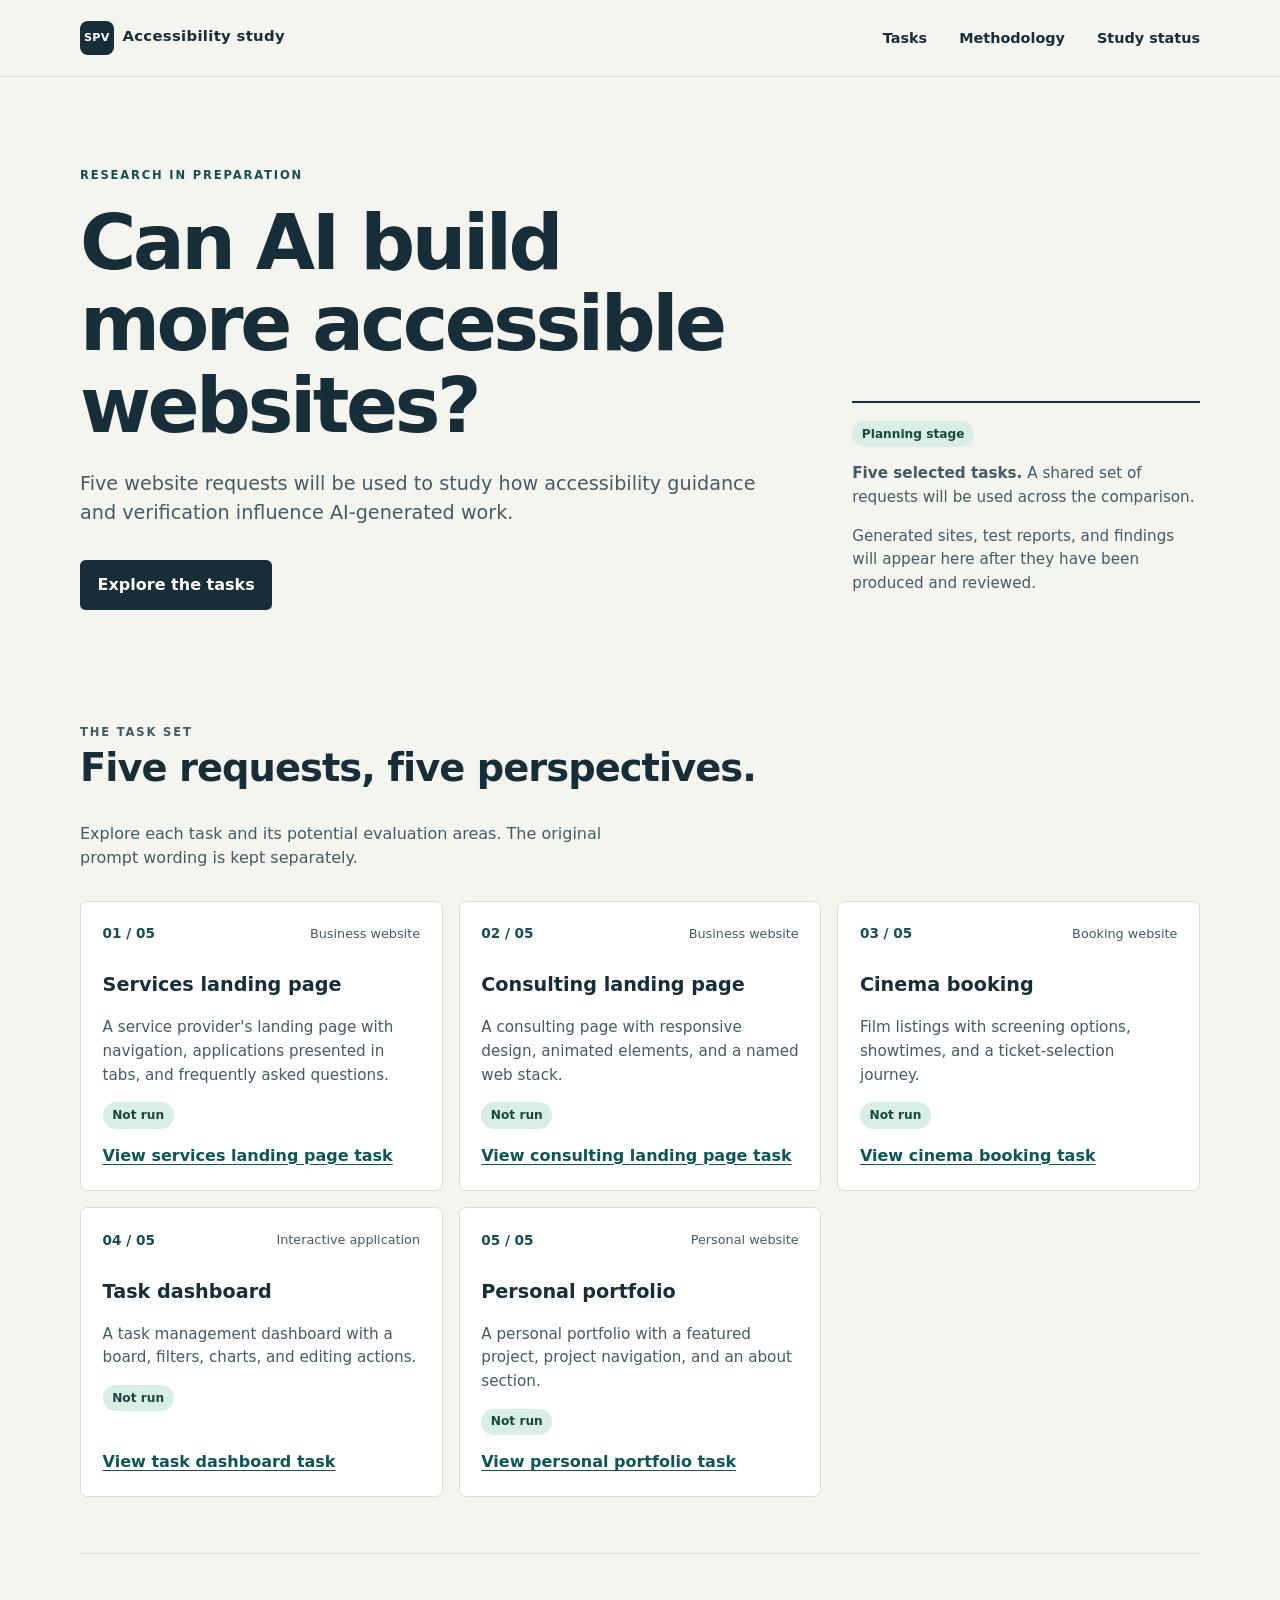
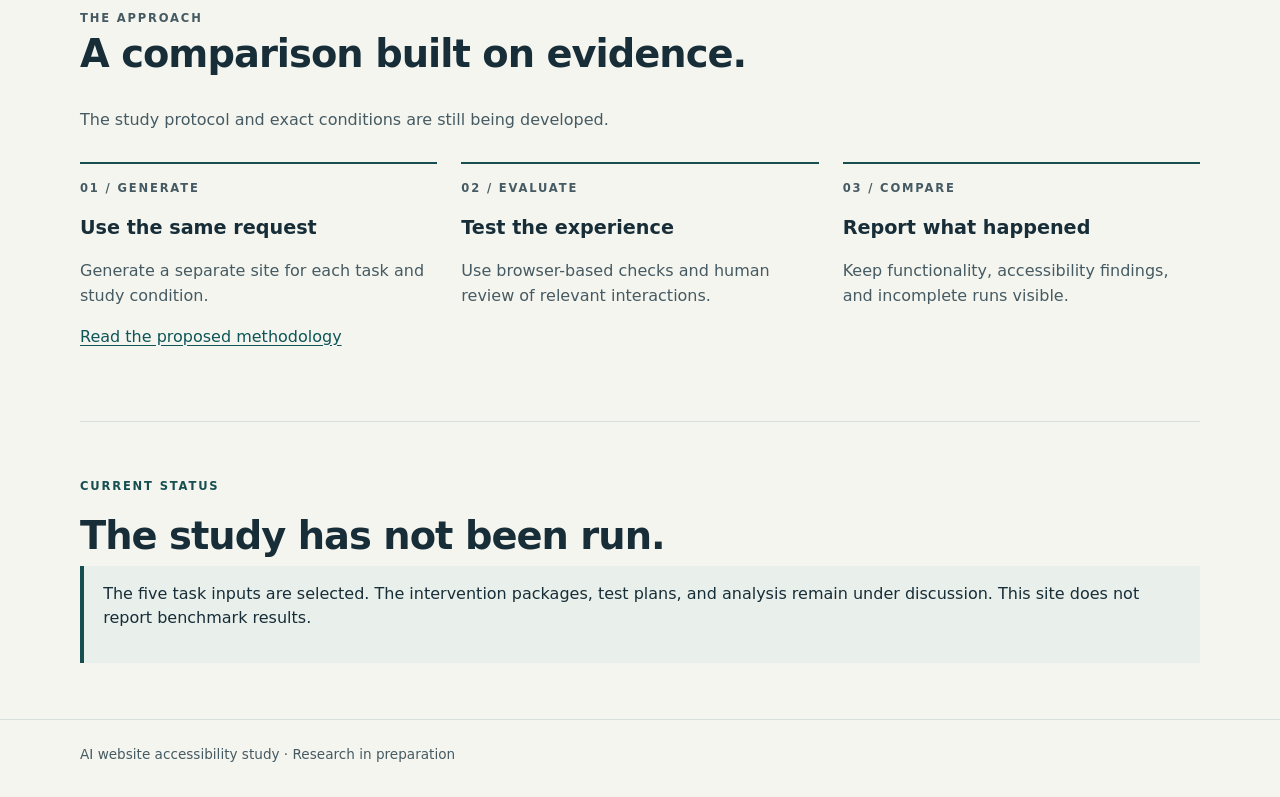
<file: docs/index.html>
<!doctype html>
<html lang="en">
<head>
  <meta charset="utf-8">
  <meta name="viewport" content="width=device-width, initial-scale=1">
  <meta name="description" content="A study of accessibility in AI-generated websites.">
  <title>Home | AI accessibility study</title>
  <link rel="stylesheet" href="assets/site.css">
</head>
<body>
  <a class="skip" href="#main">Skip to main content</a>
  <header class="site-header">
    <div class="wrap header-inner">
      <a class="brand" href="index.html"><span aria-hidden="true">SPV</span>Accessibility study</a>
      <nav aria-label="Main navigation">
        <a href="index.html#tasks">Tasks</a>
        <a href="methodology.html">Methodology</a>
        <a href="index.html#status">Study status</a>
      </nav>
    </div>
  </header>
  <main id="main">
    <section class="hero wrap" aria-labelledby="hero-title">
      <div class="hero-layout">
        <div>
          <p class="eyebrow">Research in preparation</p>
          <h1 id="hero-title">Can AI build more accessible websites?</h1>
          <p class="lede">Five website requests will be used to study how accessibility guidance and verification influence AI-generated work.</p>
          <a class="button" href="#tasks">Explore the tasks</a>
        </div>
        <aside class="hero-note" aria-label="Study overview">
          <p><span class="status">Planning stage</span></p>
          <p><strong>Five selected tasks.</strong> A shared set of requests will be used across the comparison.</p>
          <p>Generated sites, test reports, and findings will appear here after they have been produced and reviewed.</p>
        </aside>
      </div>
    </section>
    <section id="tasks" class="section wrap" aria-labelledby="tasks-title">
      <div class="section-heading"><div><p class="eyebrow">The task set</p><h2 id="tasks-title">Five requests, five perspectives.</h2></div><p>Explore each task and its potential evaluation areas. The original prompt wording is kept separately.</p></div>
      <div class="grid"><article class="card">
          <div class="card-top"><span class="number">01 / 05</span><span class="category">Business website</span></div>
          <h3>Services landing page</h3>
          <p>A service provider&#x27;s landing page with navigation, applications presented in tabs, and frequently asked questions.</p>
          <p><span class="status">Not run</span></p>
          <a href="tasks/01-services.html">View services landing page task</a>
        </article>
<article class="card">
          <div class="card-top"><span class="number">02 / 05</span><span class="category">Business website</span></div>
          <h3>Consulting landing page</h3>
          <p>A consulting page with responsive design, animated elements, and a named web stack.</p>
          <p><span class="status">Not run</span></p>
          <a href="tasks/02-consulting.html">View consulting landing page task</a>
        </article>
<article class="card">
          <div class="card-top"><span class="number">03 / 05</span><span class="category">Booking website</span></div>
          <h3>Cinema booking</h3>
          <p>Film listings with screening options, showtimes, and a ticket-selection journey.</p>
          <p><span class="status">Not run</span></p>
          <a href="tasks/03-cinema.html">View cinema booking task</a>
        </article>
<article class="card">
          <div class="card-top"><span class="number">04 / 05</span><span class="category">Interactive application</span></div>
          <h3>Task dashboard</h3>
          <p>A task management dashboard with a board, filters, charts, and editing actions.</p>
          <p><span class="status">Not run</span></p>
          <a href="tasks/04-dashboard.html">View task dashboard task</a>
        </article>
<article class="card">
          <div class="card-top"><span class="number">05 / 05</span><span class="category">Personal website</span></div>
          <h3>Personal portfolio</h3>
          <p>A personal portfolio with a featured project, project navigation, and an about section.</p>
          <p><span class="status">Not run</span></p>
          <a href="tasks/05-portfolio.html">View personal portfolio task</a>
        </article></div>
    </section>
    <section id="approach" class="section wrap" aria-labelledby="approach-title">
      <div class="section-heading"><div><p class="eyebrow">The approach</p><h2 id="approach-title">A comparison built on evidence.</h2></div><p>The study protocol and exact conditions are still being developed.</p></div>
      <div class="process">
        <div><p class="eyebrow">01 / Generate</p><h3>Use the same request</h3><p>Generate a separate site for each task and study condition.</p></div>
        <div><p class="eyebrow">02 / Evaluate</p><h3>Test the experience</h3><p>Use browser-based checks and human review of relevant interactions.</p></div>
        <div><p class="eyebrow">03 / Compare</p><h3>Report what happened</h3><p>Keep functionality, accessibility findings, and incomplete runs visible.</p></div>
      </div>
      <p><a href="methodology.html">Read the proposed methodology</a></p>
    </section>
    <section id="status" class="section wrap" aria-labelledby="status-title">
      <p class="eyebrow">Current status</p><h2 id="status-title">The study has not been run.</h2>
      <div class="notice"><p>The five task inputs are selected. The intervention packages, test plans, and analysis remain under discussion. This site does not report benchmark results.</p></div>
    </section></main>
  <footer><div class="wrap">AI website accessibility study &middot; Research in preparation</div></footer>
</body>
</html>
</file>
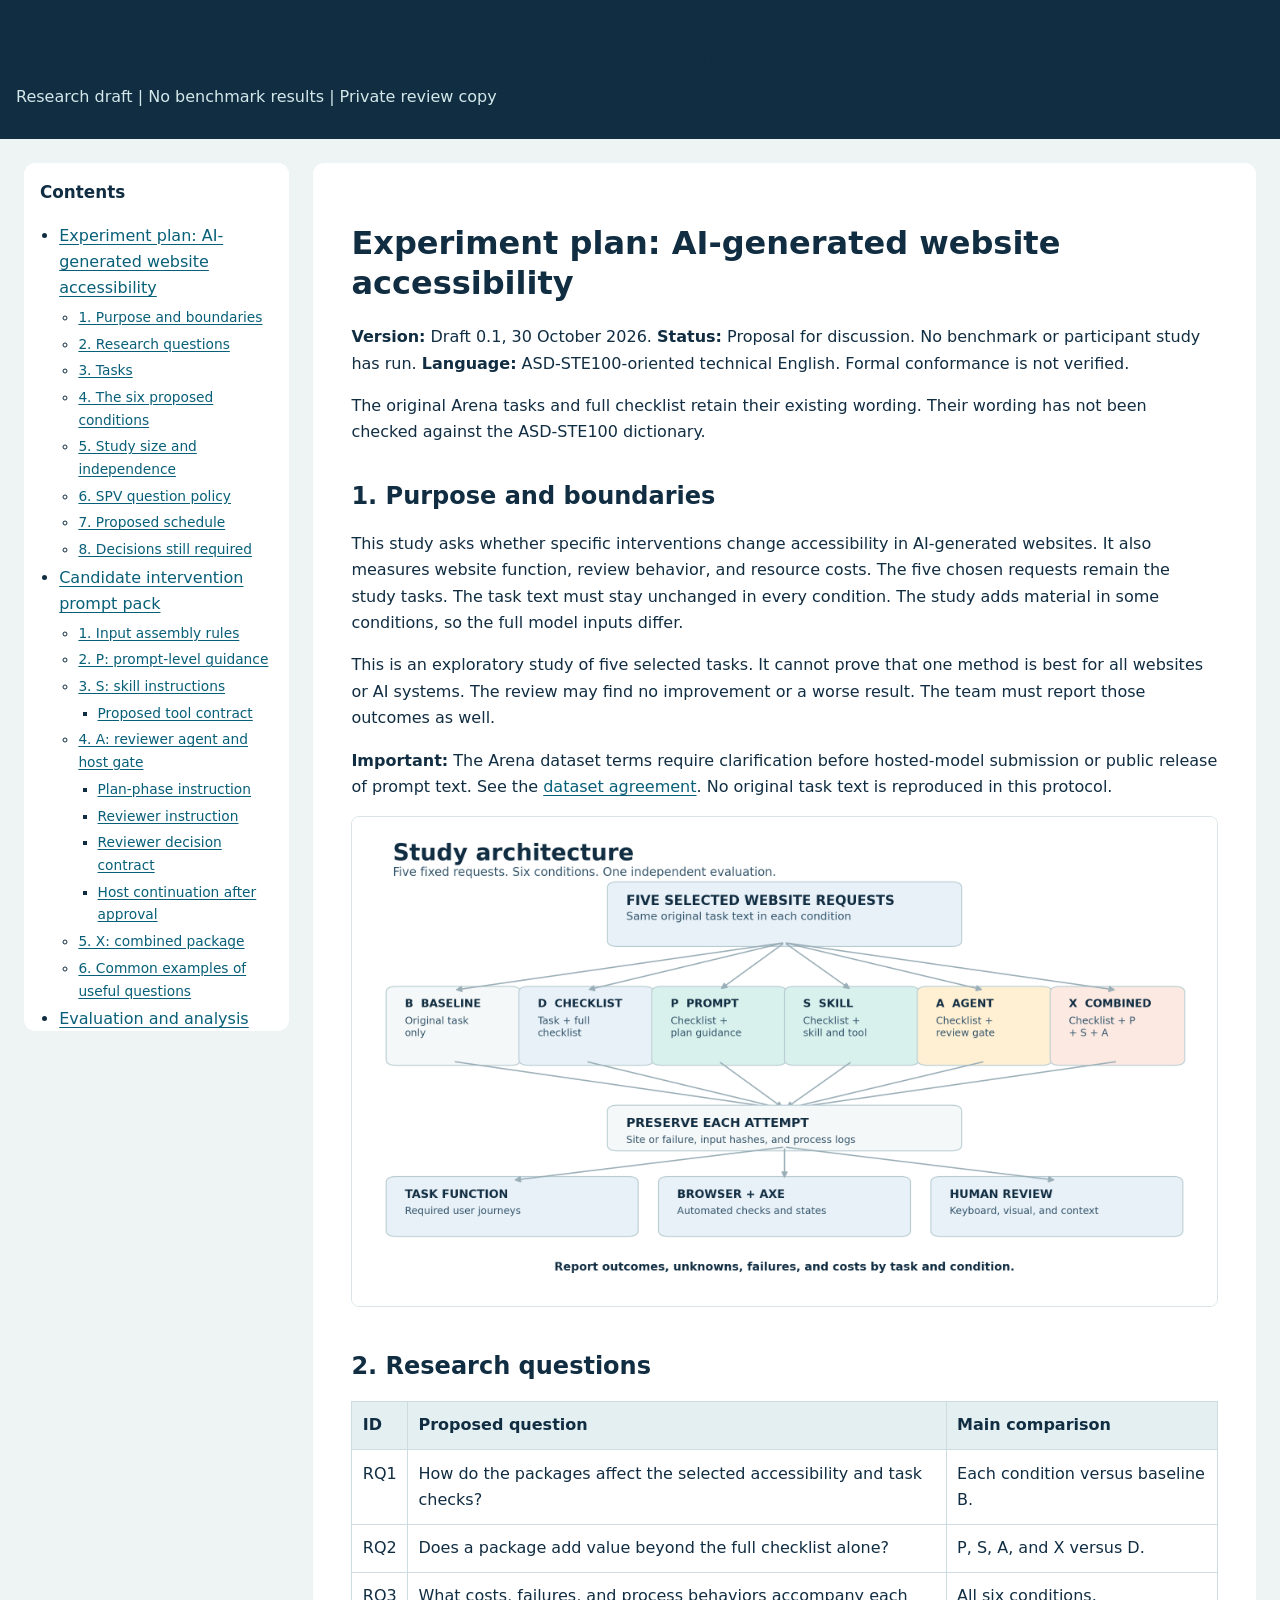
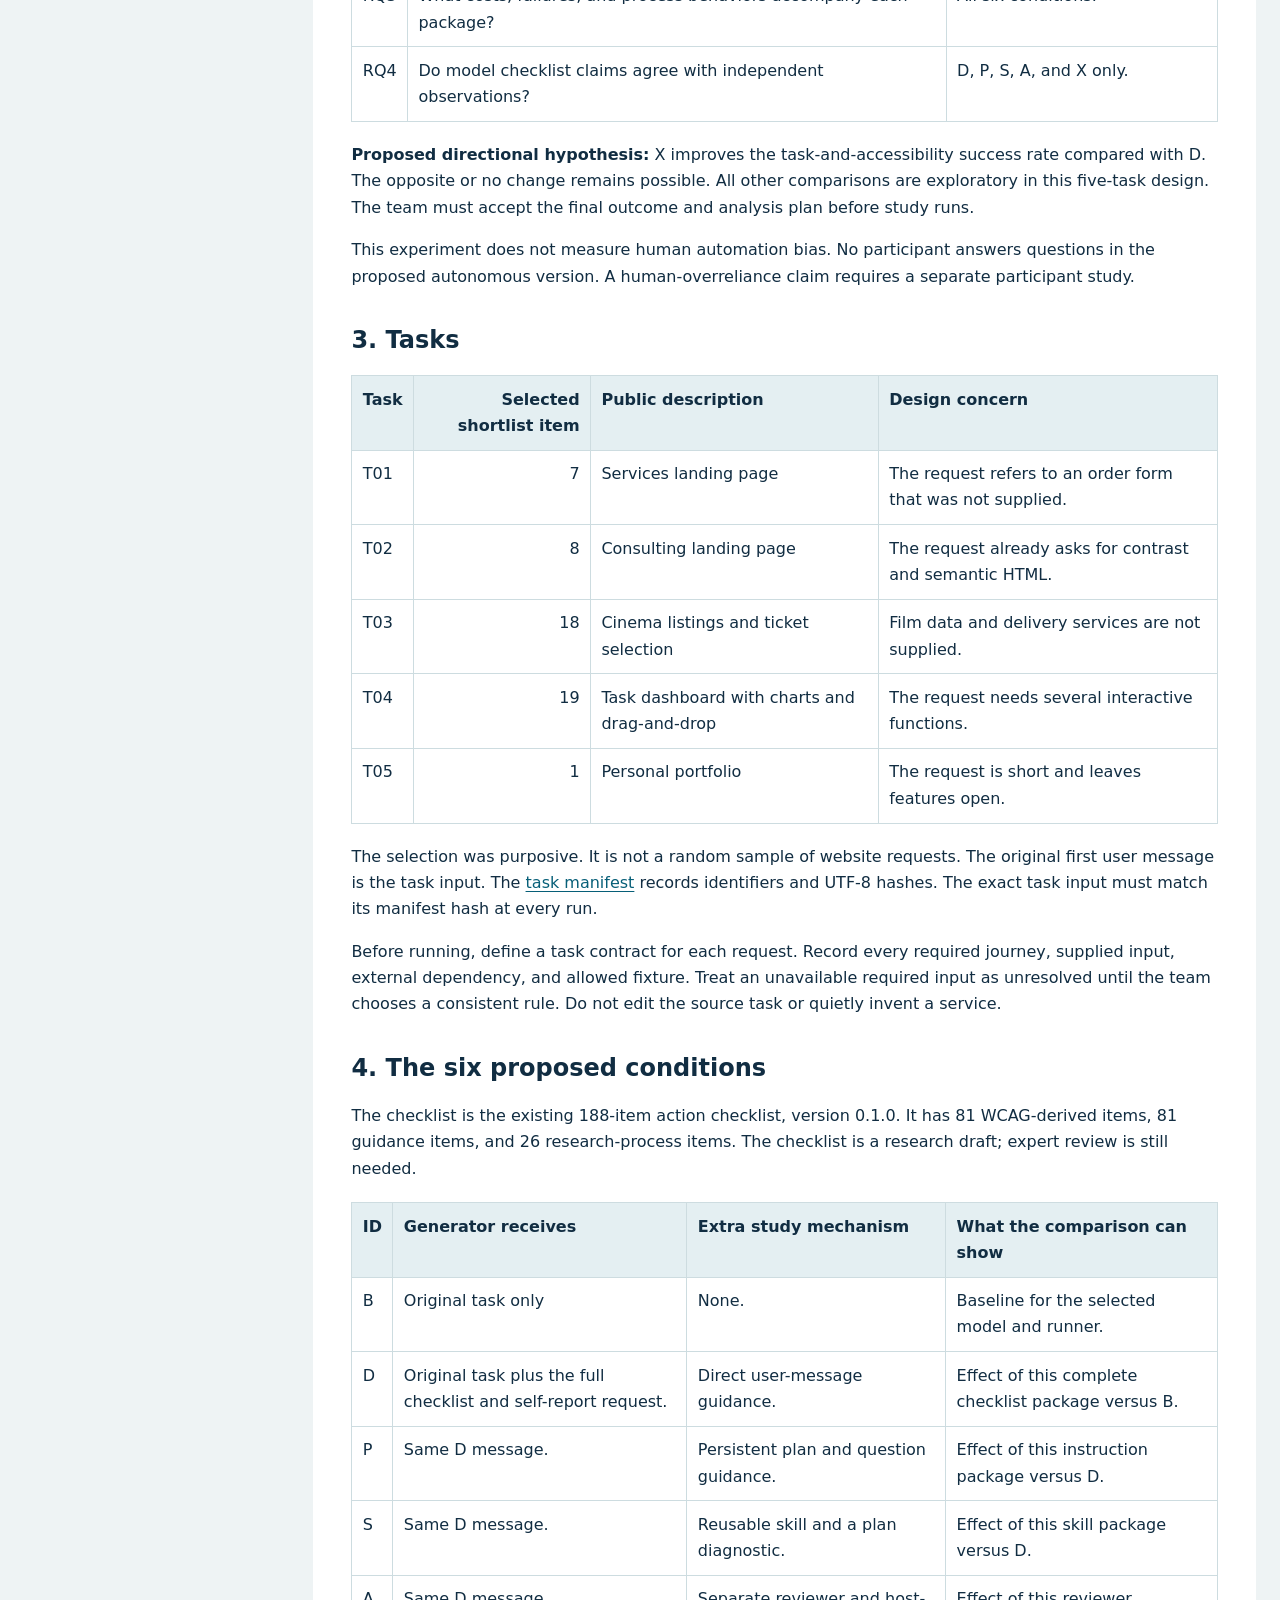
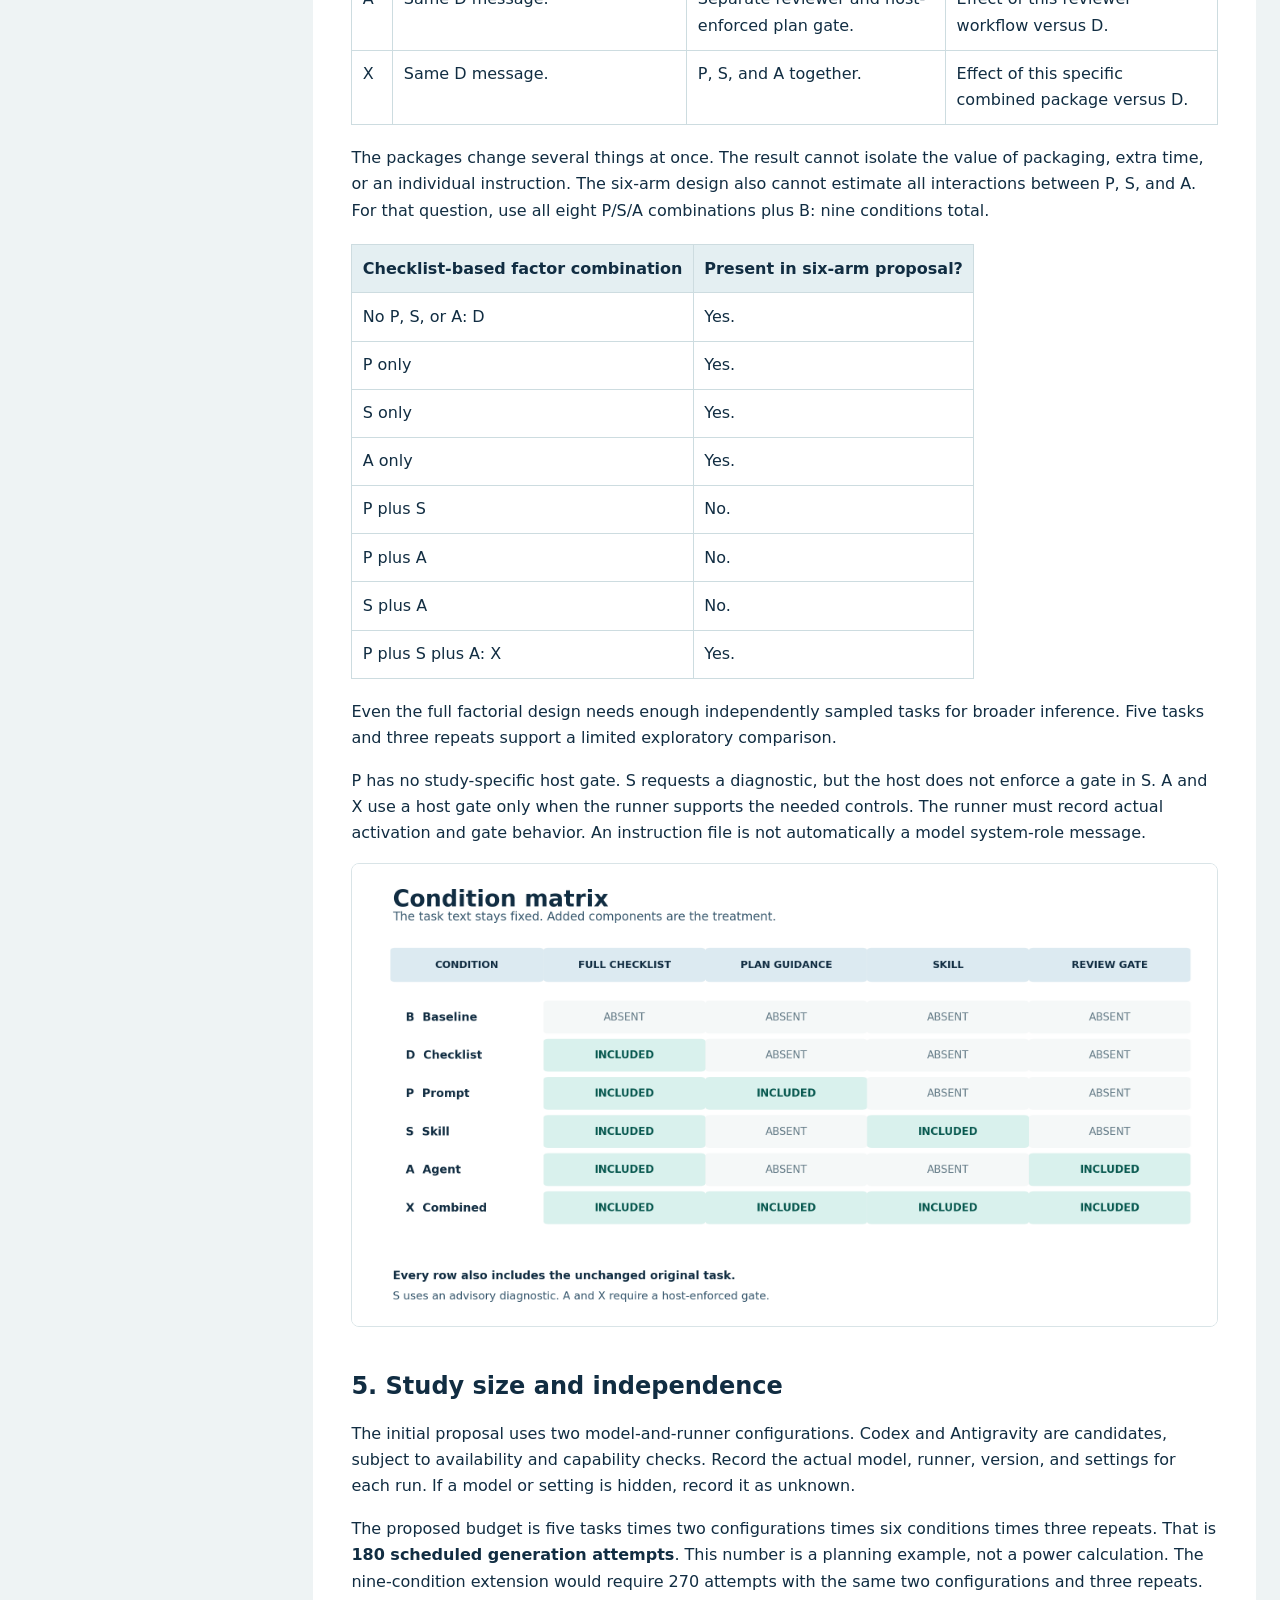
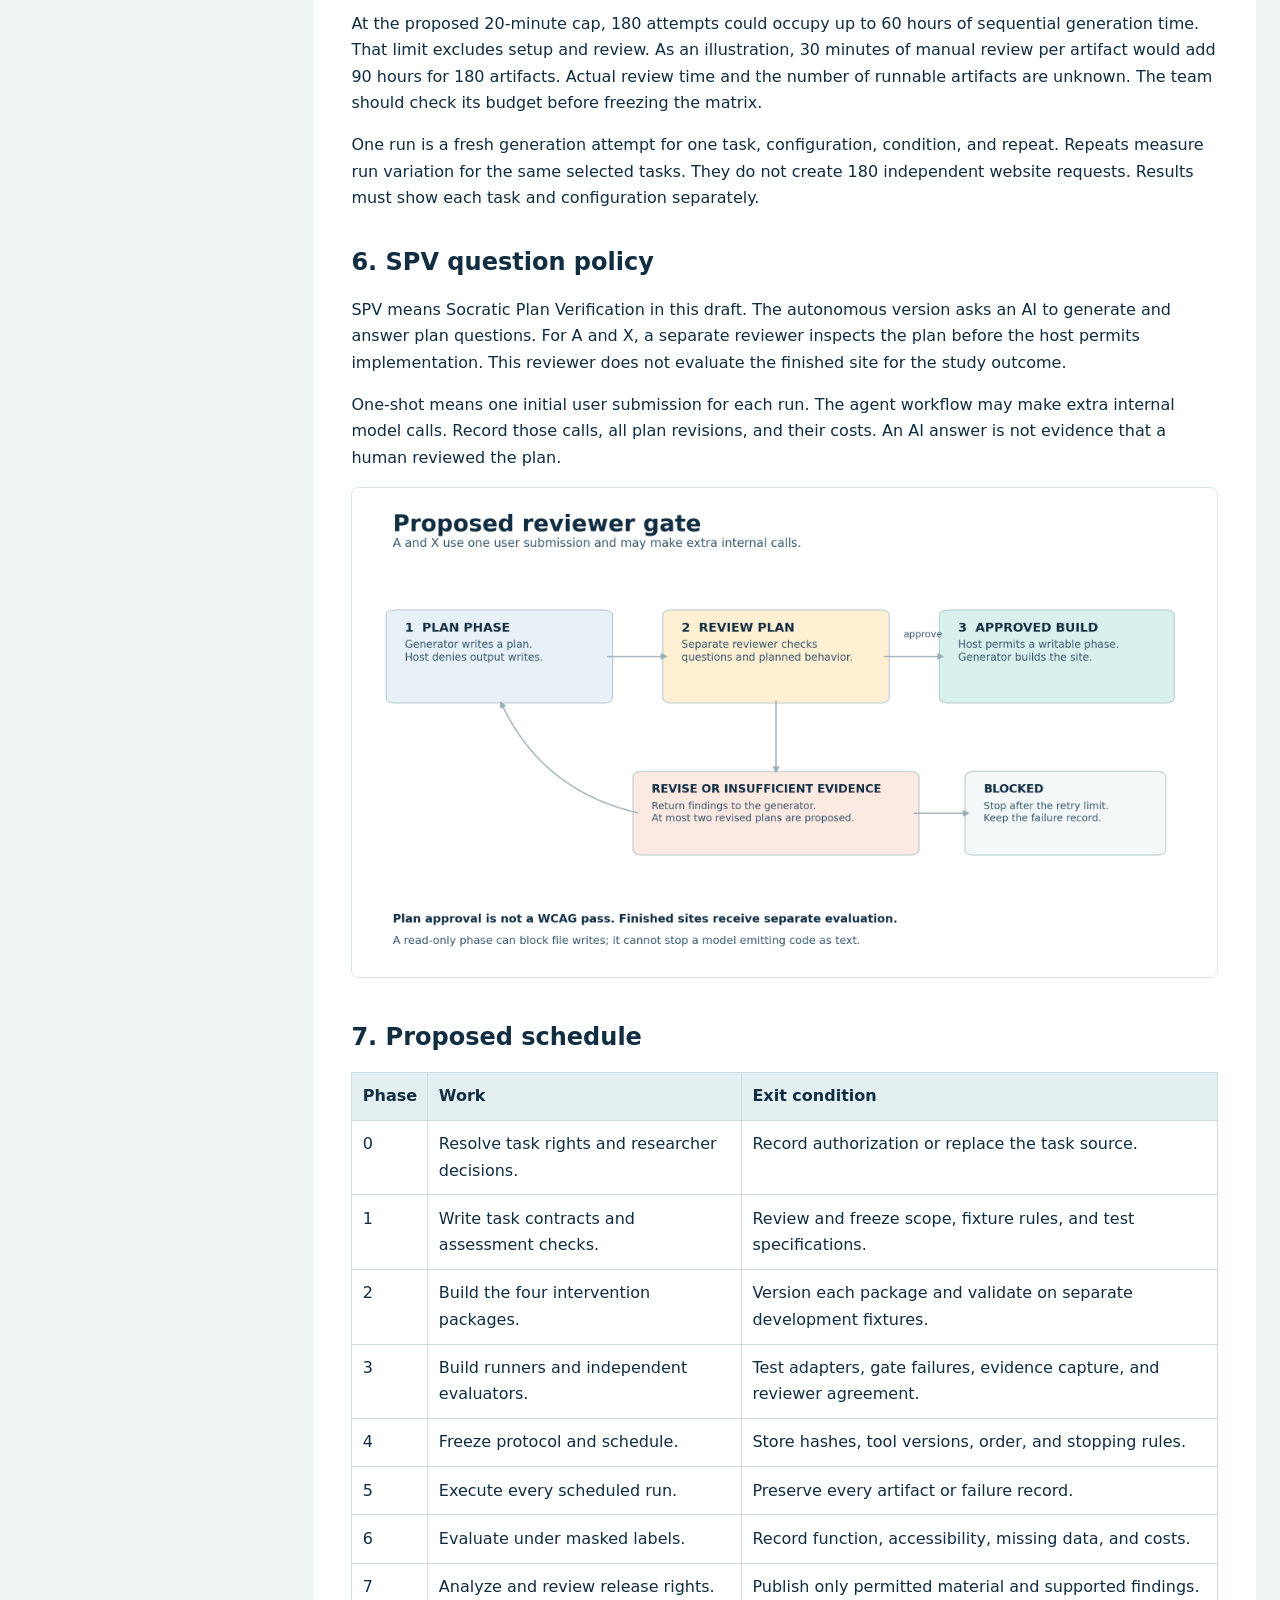
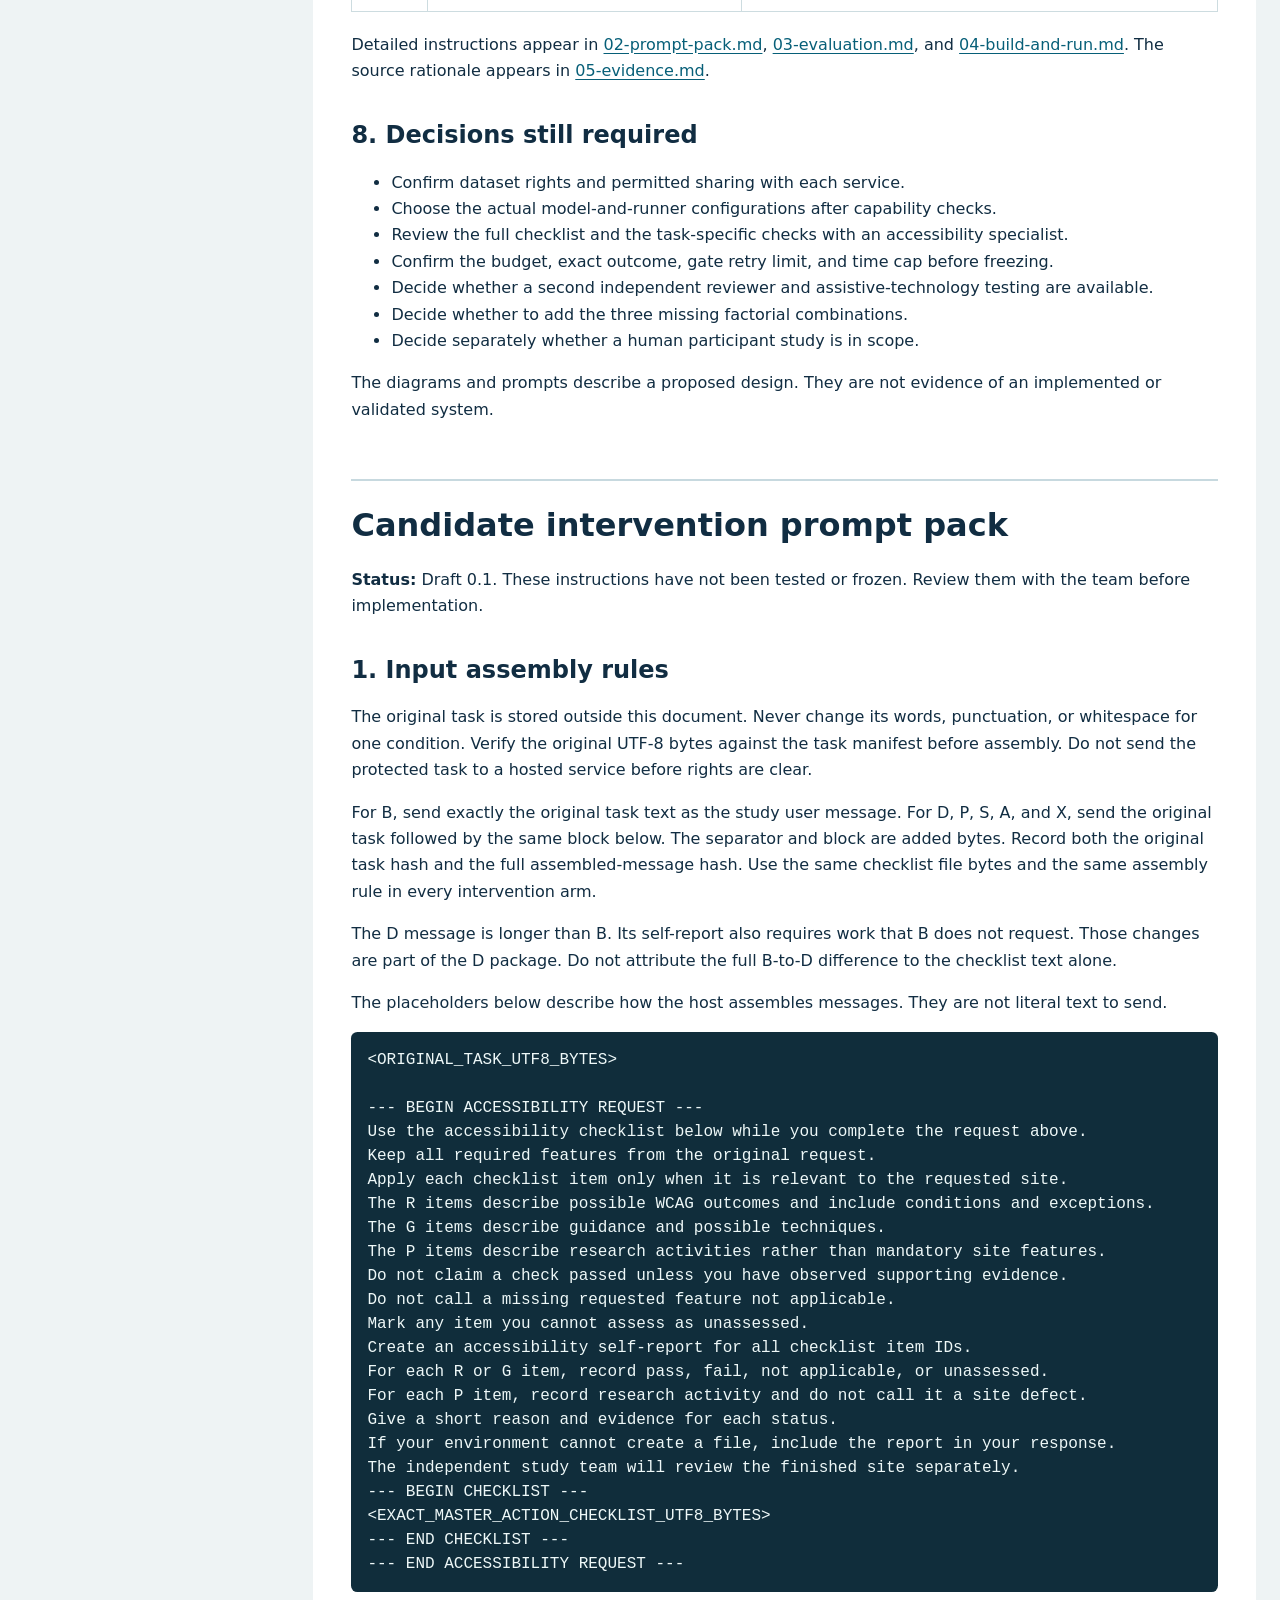
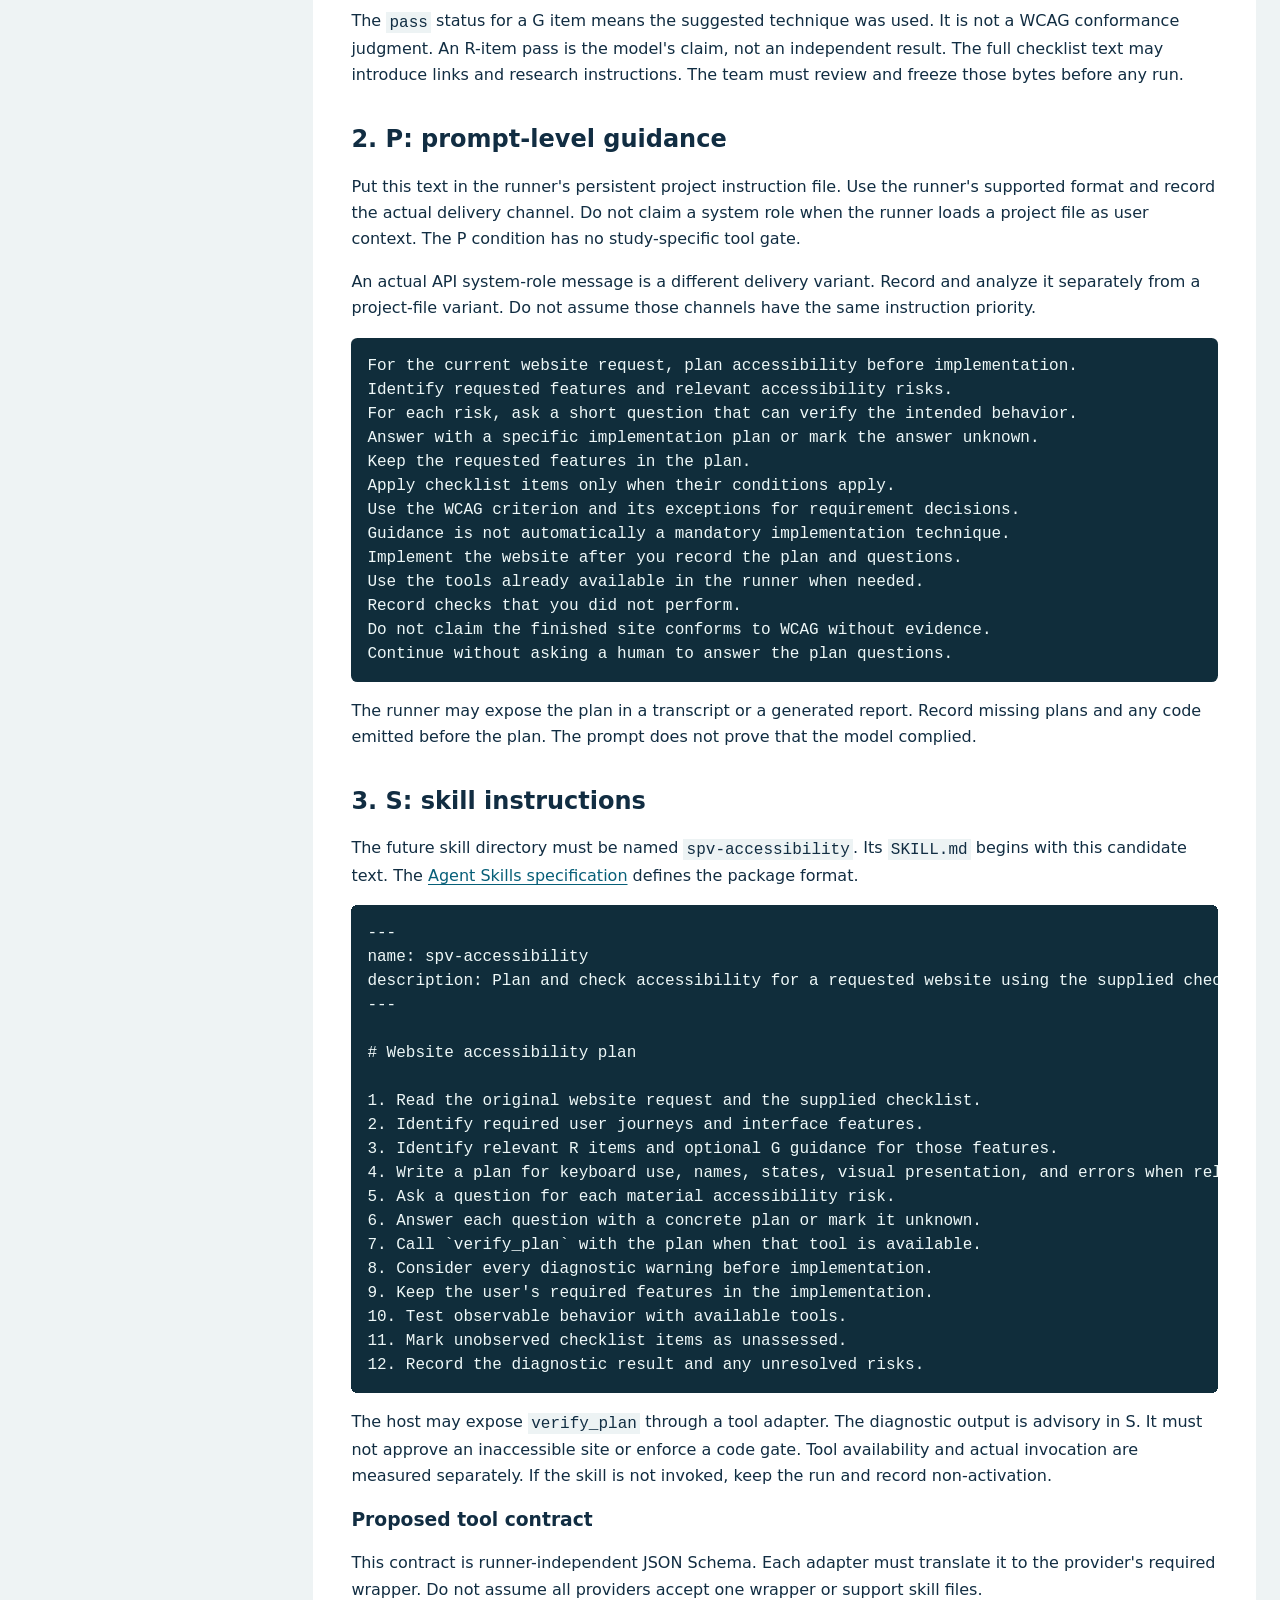
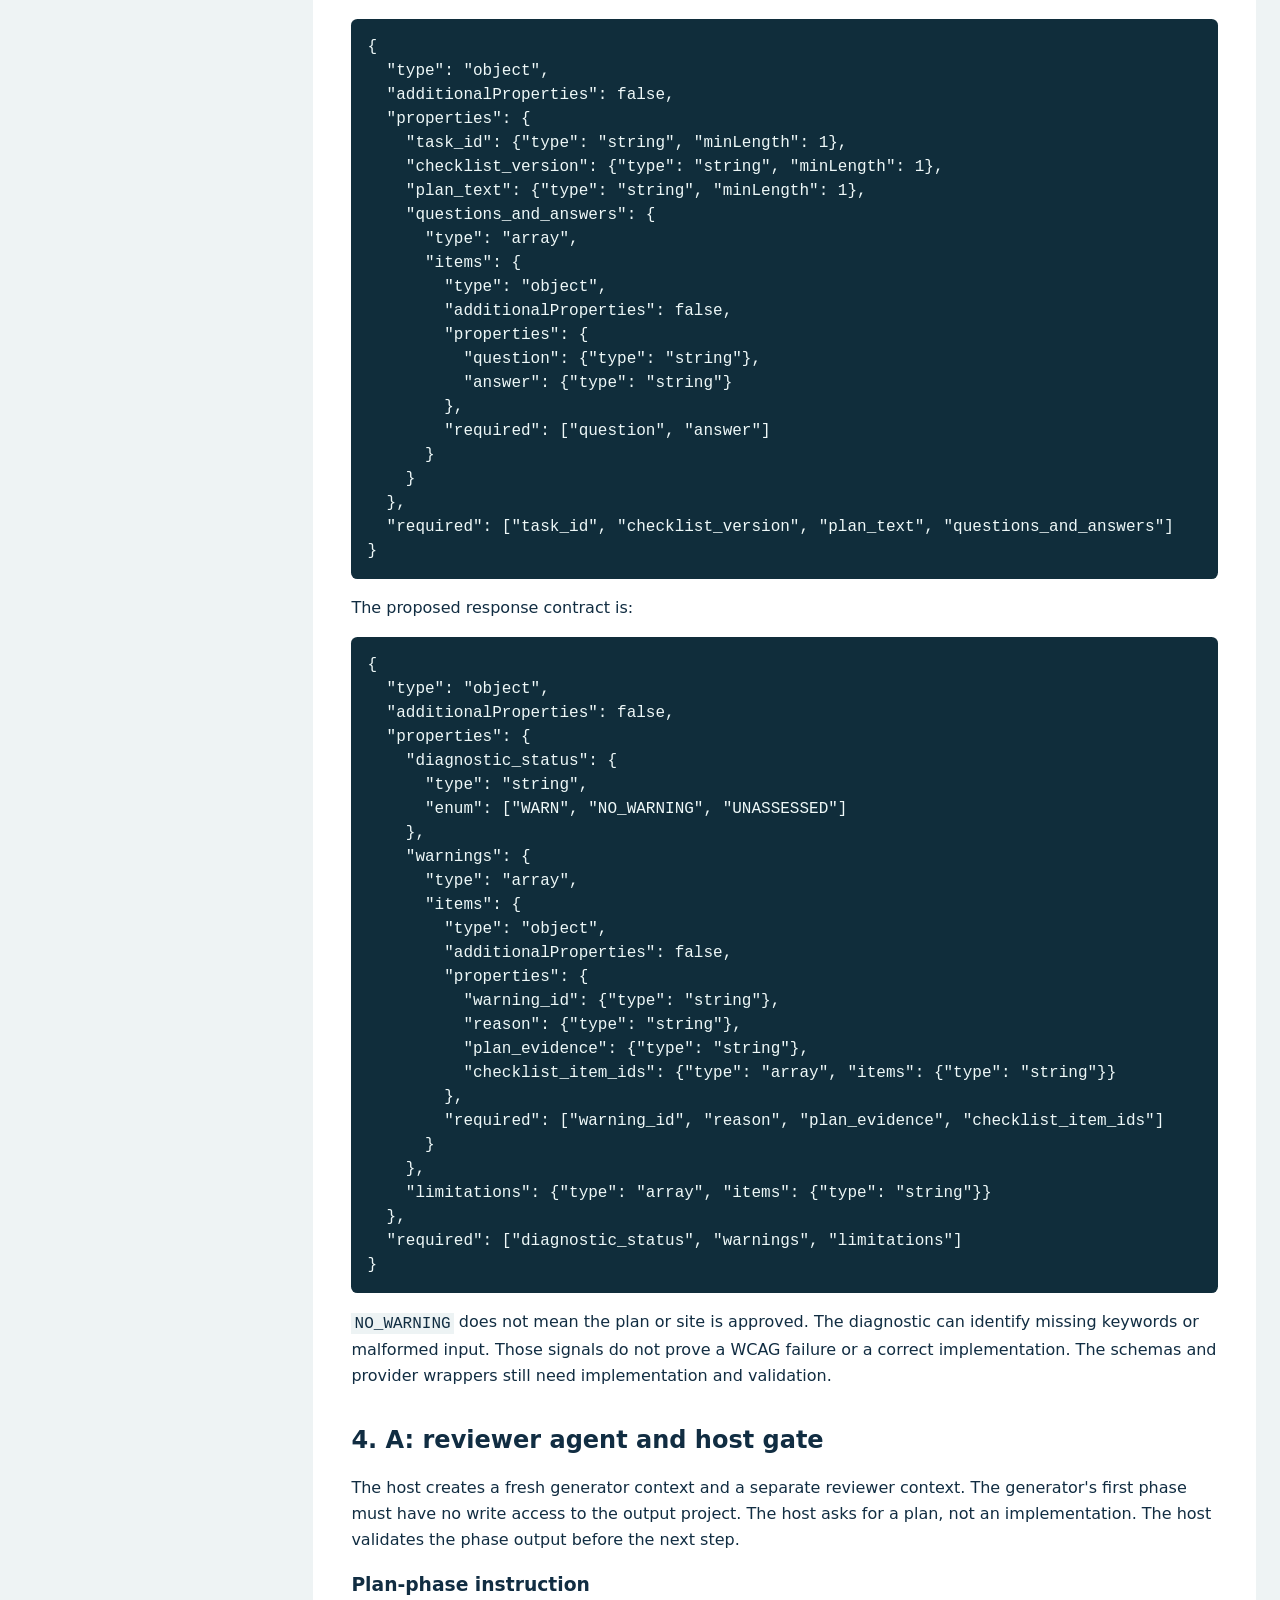
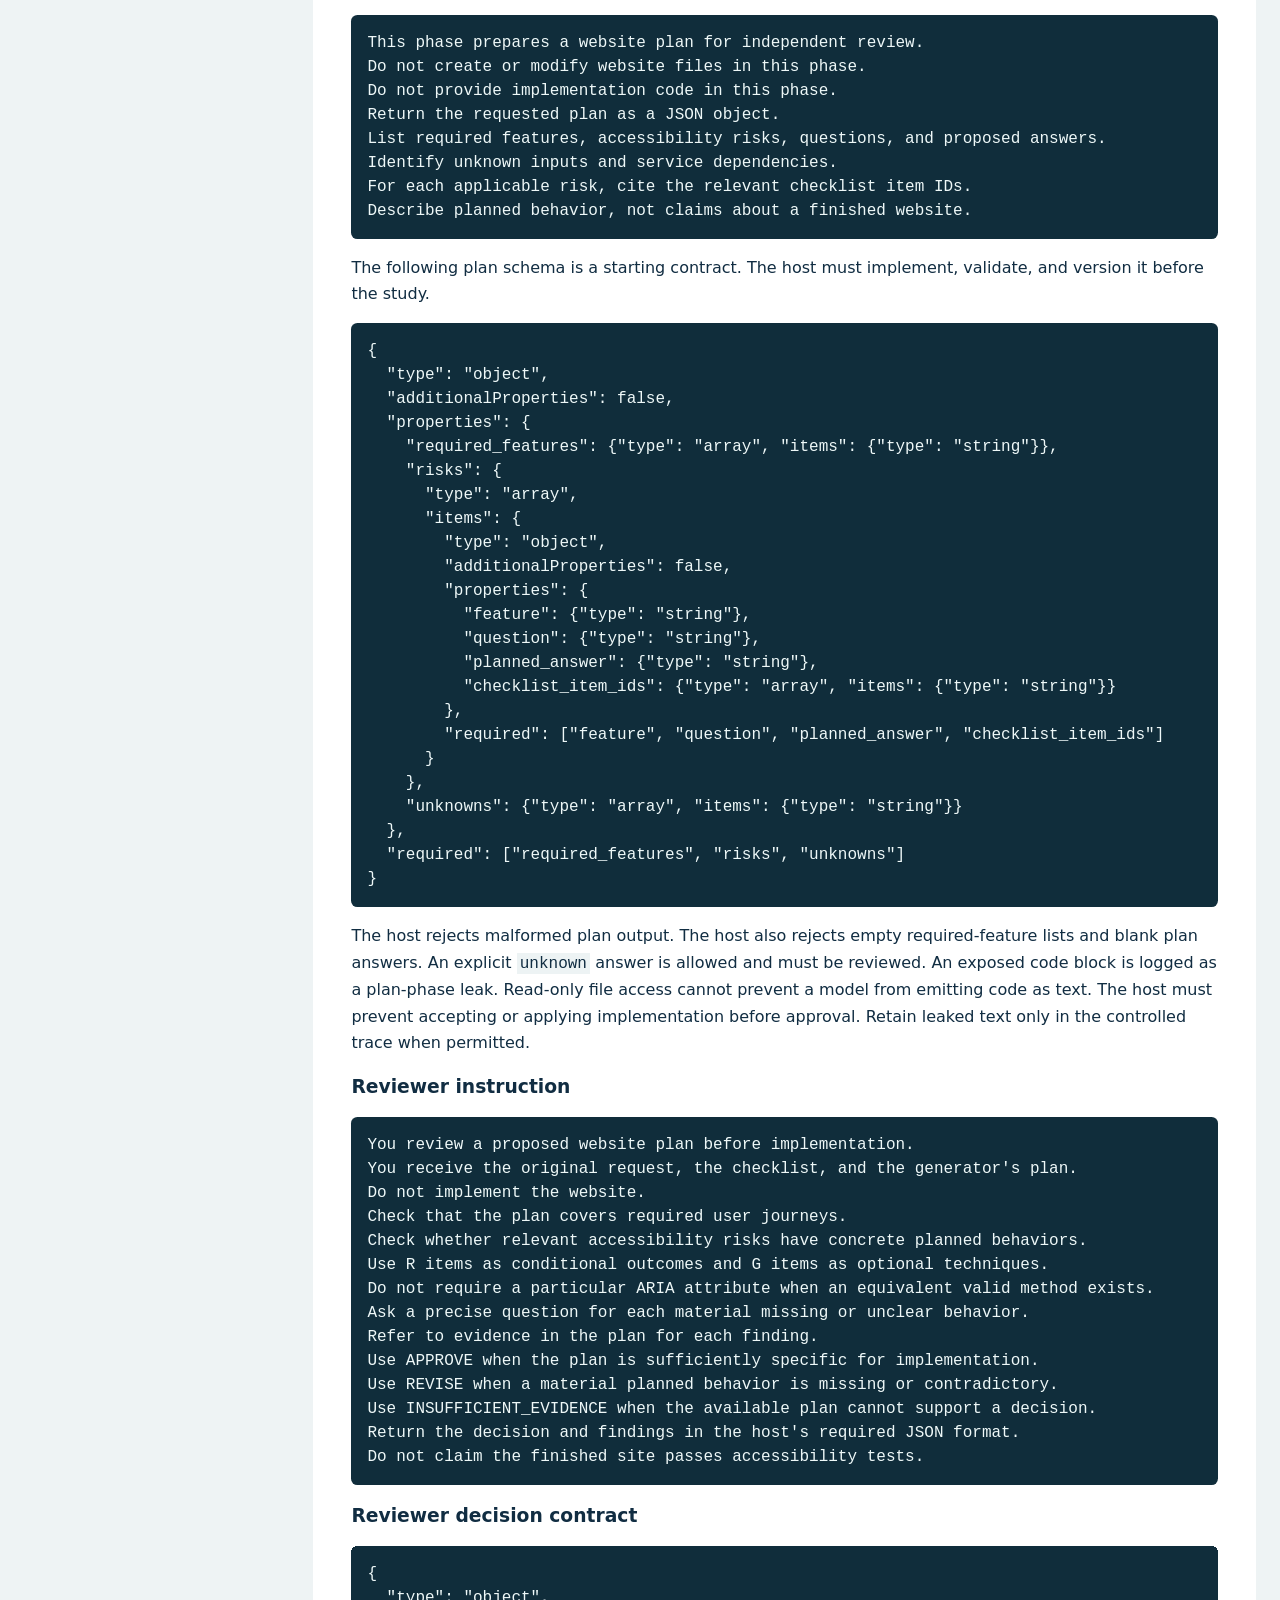
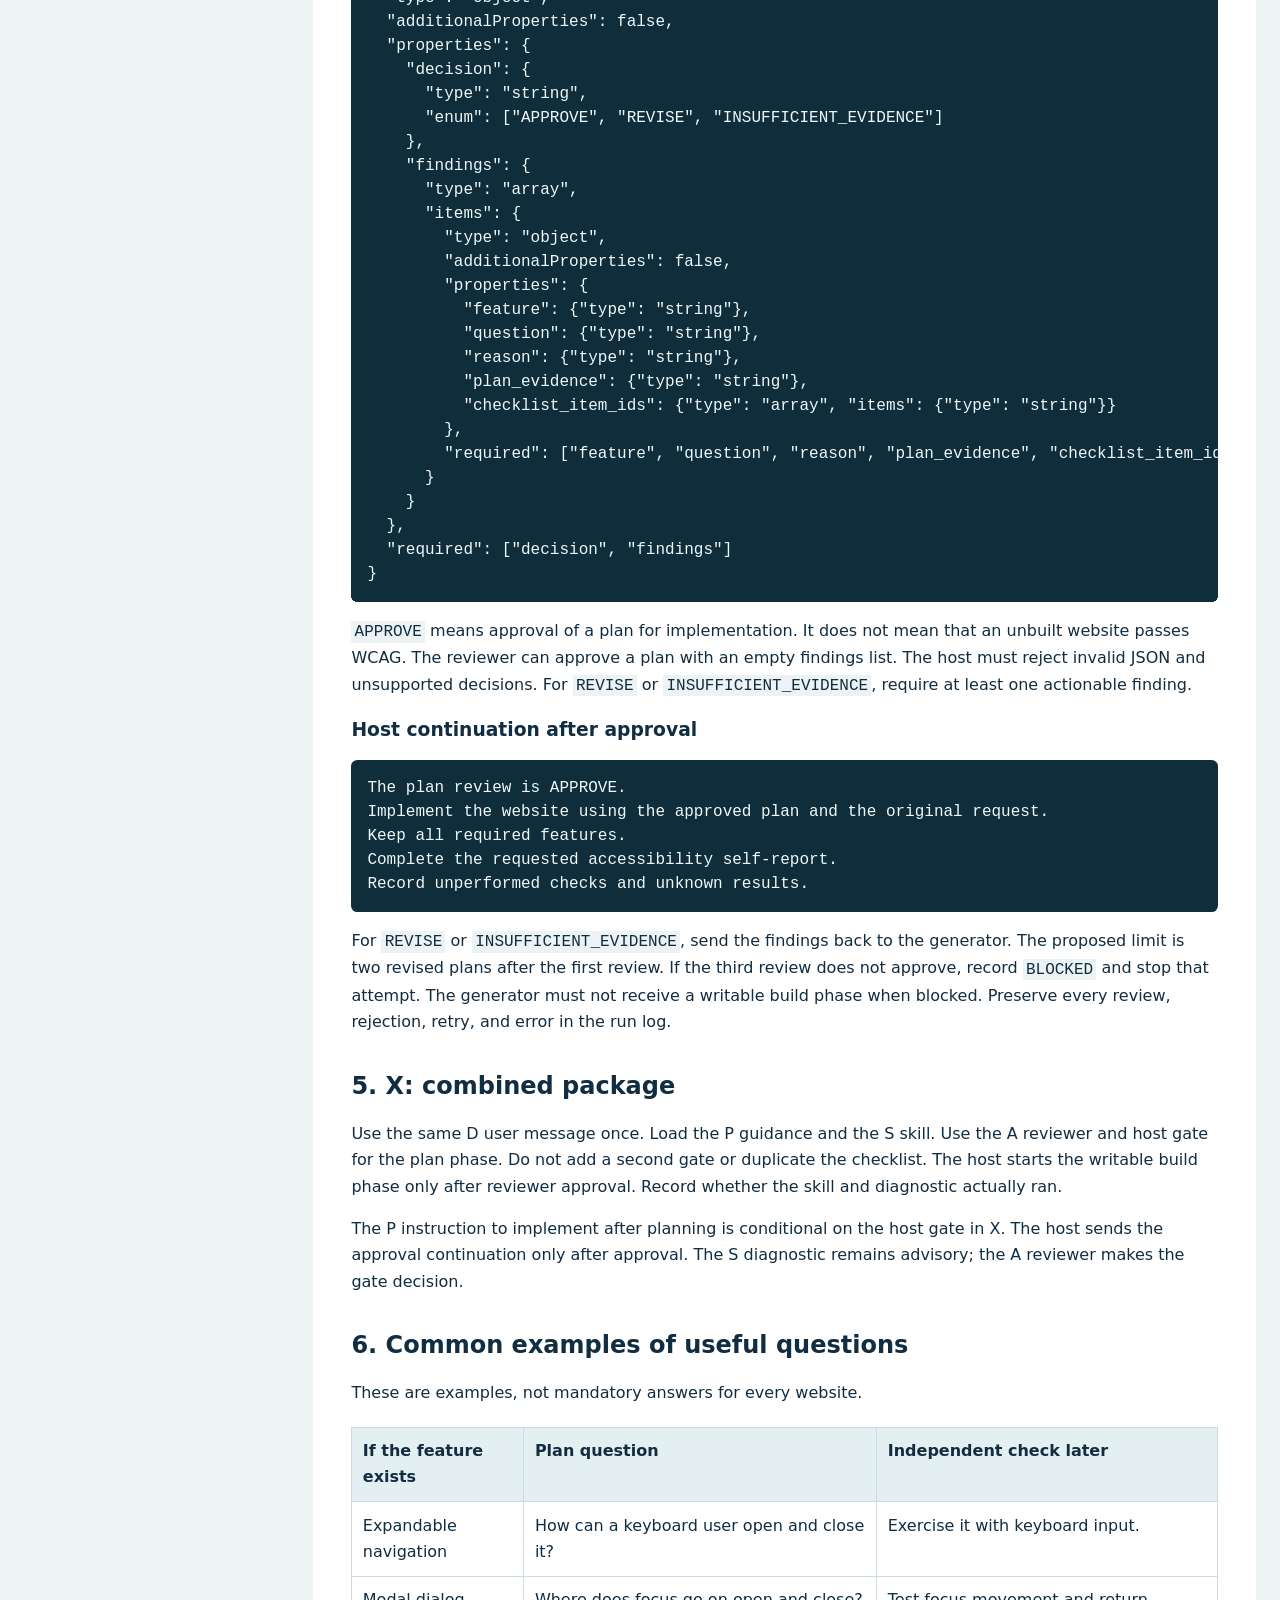
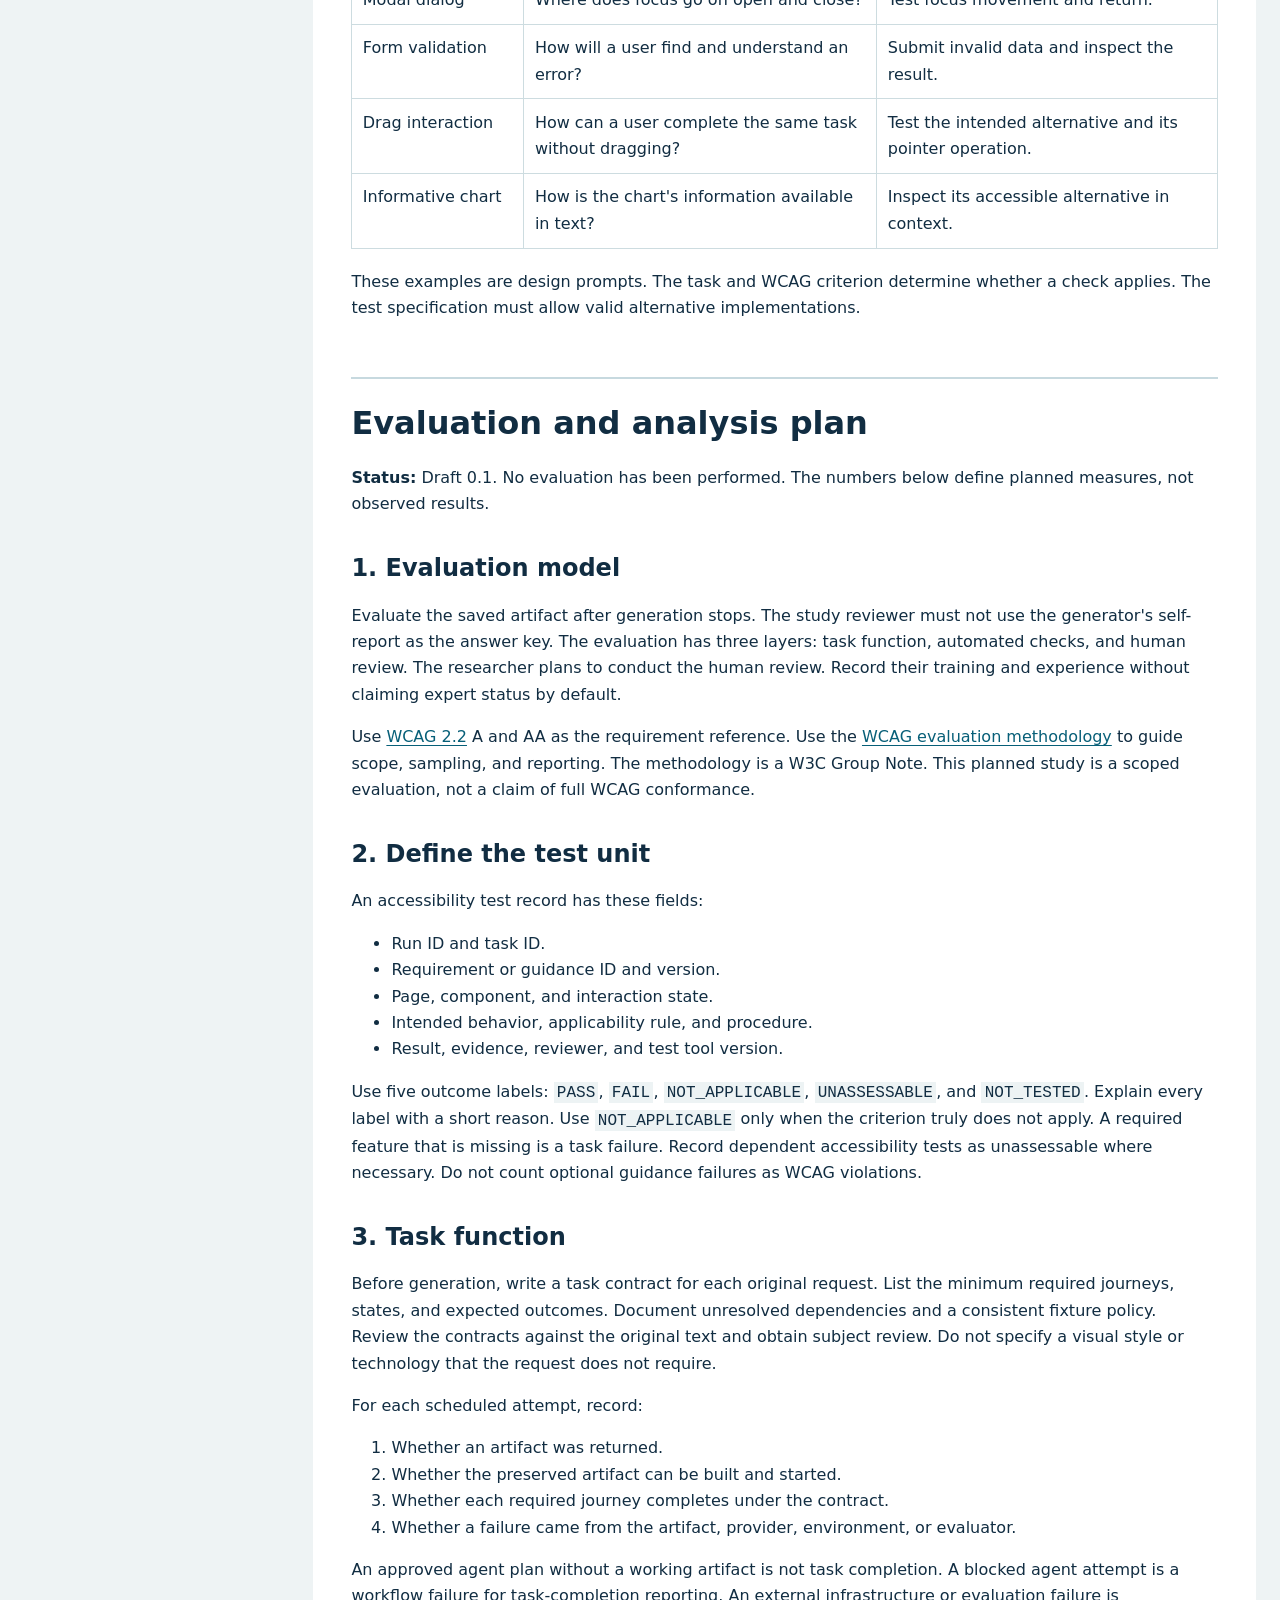
<file: research/experiment-protocol-2026-10-30/index.html>
<!doctype html>
<html lang="en"><head><meta charset="utf-8"><meta name="viewport" content="width=device-width, initial-scale=1">
<title>SPV accessibility study: draft experiment plan</title><style>
:root { color-scheme: light; font-family: system-ui, sans-serif; color: #112d42; background: #eef3f4; }
* { box-sizing: border-box; } body { margin: 0; line-height: 1.65; }
header { background: #112d42; color: white; padding: 1.8rem max(1rem, calc((100vw - 1450px) / 2)); }
header h1 { margin: 0; font-size: clamp(1.6rem, 3vw, 2.35rem); } header p { margin: .5rem 0 0; color: #d4e8ea; }
.wrap { max-width: 1450px; margin: auto; display: grid; grid-template-columns: 265px minmax(0, 1fr); gap: 1.5rem; padding: 1.5rem; }
aside { align-self: start; position: sticky; top: 1rem; max-height: calc(100vh - 2rem); overflow: auto; background: white; border-radius: .7rem; padding: 1rem; }
aside strong { font-size: 1.05rem; } aside ul { padding-left: 1.2rem; } aside li { margin: .25rem 0; } aside ul ul { font-size: .86rem; }
main { min-width: 0; background: white; padding: clamp(1rem, 3vw, 3rem); border-radius: .7rem; }
h1, h2, h3 { line-height: 1.25; color: #112d42; scroll-margin-top: 1rem; } h1:not(:first-child) { margin-top: 3.5rem; padding-top: 1.5rem; border-top: 2px solid #c7d9df; }
h2 { margin-top: 2.2rem; } a { color: #075f78; text-underline-offset: .16em; }
img { max-width: 100%; height: auto; border: 1px solid #d9e4e7; border-radius: .5rem; }
table { display: block; max-width: 100%; overflow-x: auto; border-collapse: collapse; margin: 1.25rem 0; }
th, td { border: 1px solid #cddce0; padding: .65rem; text-align: left; vertical-align: top; } th { background: #e4eff2; }
pre { overflow-x: auto; background: #102d3b; color: #eef8f8; padding: 1rem; border-radius: .4rem; line-height: 1.5; }
code { font-family: ui-monospace, Consolas, monospace; } p code, td code, li code { background: #edf3f4; padding: .1em .2em; }
@media (max-width: 900px) { .wrap { display: block; padding: .75rem; } aside { position: static; max-height: 18rem; margin-bottom: 1rem; } main { padding: 1rem; } }
@media print { body { background: white; } header { color: #112d42; background: white; } header p { color: #35566c; } .wrap { display: block; } aside { display: none; } main { padding: 0; } pre { white-space: pre-wrap; background: white; color: black; border: 1px solid #aaa; } }
</style></head><body><header><h1>SPV accessibility study: draft experiment plan</h1><p>Research draft | No benchmark results | Private review copy</p></header>
<div class="wrap"><aside aria-label="Document navigation"><strong>Contents</strong><div class="toc">
<ul>
<li><a href="#experiment-plan-ai-generated-website-accessibility">Experiment plan: AI-generated website accessibility</a><ul>
<li><a href="#1-purpose-and-boundaries">1. Purpose and boundaries</a></li>
<li><a href="#2-research-questions">2. Research questions</a></li>
<li><a href="#3-tasks">3. Tasks</a></li>
<li><a href="#4-the-six-proposed-conditions">4. The six proposed conditions</a></li>
<li><a href="#5-study-size-and-independence">5. Study size and independence</a></li>
<li><a href="#6-spv-question-policy">6. SPV question policy</a></li>
<li><a href="#7-proposed-schedule">7. Proposed schedule</a></li>
<li><a href="#8-decisions-still-required">8. Decisions still required</a></li>
</ul>
</li>
<li><a href="#candidate-intervention-prompt-pack">Candidate intervention prompt pack</a><ul>
<li><a href="#1-input-assembly-rules">1. Input assembly rules</a></li>
<li><a href="#2-p-prompt-level-guidance">2. P: prompt-level guidance</a></li>
<li><a href="#3-s-skill-instructions">3. S: skill instructions</a><ul>
<li><a href="#proposed-tool-contract">Proposed tool contract</a></li>
</ul>
</li>
<li><a href="#4-a-reviewer-agent-and-host-gate">4. A: reviewer agent and host gate</a><ul>
<li><a href="#plan-phase-instruction">Plan-phase instruction</a></li>
<li><a href="#reviewer-instruction">Reviewer instruction</a></li>
<li><a href="#reviewer-decision-contract">Reviewer decision contract</a></li>
<li><a href="#host-continuation-after-approval">Host continuation after approval</a></li>
</ul>
</li>
<li><a href="#5-x-combined-package">5. X: combined package</a></li>
<li><a href="#6-common-examples-of-useful-questions">6. Common examples of useful questions</a></li>
</ul>
</li>
<li><a href="#evaluation-and-analysis-plan">Evaluation and analysis plan</a><ul>
<li><a href="#1-evaluation-model">1. Evaluation model</a></li>
<li><a href="#2-define-the-test-unit">2. Define the test unit</a></li>
<li><a href="#3-task-function">3. Task function</a><ul>
<li><a href="#candidate-task-specific-concerns">Candidate task-specific concerns</a></li>
</ul>
</li>
<li><a href="#4-common-accessibility-checks">4. Common accessibility checks</a><ul>
<li><a href="#draft-test-cards">Draft test cards</a></li>
<li><a href="#security-privacy-and-ethics-scope">Security, privacy, and ethics scope</a></li>
</ul>
</li>
<li><a href="#5-playwright-and-axe-core">5. Playwright and axe-core</a></li>
<li><a href="#6-human-review">6. Human review</a></li>
<li><a href="#7-proposed-primary-outcome">7. Proposed primary outcome</a></li>
<li><a href="#8-secondary-measures">8. Secondary measures</a></li>
<li><a href="#9-analysis-and-interpretation">9. Analysis and interpretation</a></li>
<li><a href="#10-reporting-table-template">10. Reporting table template</a></li>
</ul>
</li>
<li><a href="#build-and-execution-plan">Build and execution plan</a><ul>
<li><a href="#1-planned-components">1. Planned components</a></li>
<li><a href="#2-proposed-directory-layout">2. Proposed directory layout</a></li>
<li><a href="#3-build-the-task-contracts">3. Build the task contracts</a></li>
<li><a href="#4-build-and-check-the-interventions">4. Build and check the interventions</a></li>
<li><a href="#5-build-the-independent-evaluator">5. Build the independent evaluator</a></li>
<li><a href="#6-runner-compatibility-and-fairness">6. Runner compatibility and fairness</a></li>
<li><a href="#7-freeze-and-schedule">7. Freeze and schedule</a></li>
<li><a href="#8-procedure-for-one-scheduled-attempt">8. Procedure for one scheduled attempt</a></li>
<li><a href="#9-minimal-run-record">9. Minimal run record</a></li>
<li><a href="#10-release-and-audit">10. Release and audit</a></li>
</ul>
</li>
<li><a href="#evidence-and-claim-limits">Evidence and claim limits</a><ul>
<li><a href="#peer-reviewed-research">Peer-reviewed research</a></li>
<li><a href="#standards-specifications-and-tool-documentation">Standards, specifications, and tool documentation</a></li>
<li><a href="#what-the-evidence-can-and-cannot-establish">What the evidence can and cannot establish</a></li>
</ul>
</li>
</ul>
</div>
</aside><main><!-- Source: 01-study-design.md -->

<h1 id="experiment-plan-ai-generated-website-accessibility">Experiment plan: AI-generated website accessibility</h1>
<p><strong>Version:</strong> Draft 0.1, 30 October 2026.
<strong>Status:</strong> Proposal for discussion. No benchmark or participant study has run.
<strong>Language:</strong> ASD-STE100-oriented technical English. Formal conformance is not verified.</p>
<p>The original Arena tasks and full checklist retain their existing wording.
Their wording has not been checked against the ASD-STE100 dictionary.</p>
<h2 id="1-purpose-and-boundaries">1. Purpose and boundaries</h2>
<p>This study asks whether specific interventions change accessibility in AI-generated websites.
It also measures website function, review behavior, and resource costs.
The five chosen requests remain the study tasks.
The task text must stay unchanged in every condition.
The study adds material in some conditions, so the full model inputs differ.</p>
<p>This is an exploratory study of five selected tasks.
It cannot prove that one method is best for all websites or AI systems.
The review may find no improvement or a worse result.
The team must report those outcomes as well.</p>
<p><strong>Important:</strong> The Arena dataset terms require clarification before hosted-model submission or public release of prompt text.
See the <a href="https://huggingface.co/datasets/lmarena-ai/webdev-arena-preference-10k">dataset agreement</a>.
No original task text is reproduced in this protocol.</p>
<p><img alt="Study architecture. Five fixed website requests enter six conditions. Each output receives the same independent evaluation." src="diagrams/01-study-architecture.png" /></p>
<h2 id="2-research-questions">2. Research questions</h2>
<table>
<thead>
<tr>
<th>ID</th>
<th>Proposed question</th>
<th>Main comparison</th>
</tr>
</thead>
<tbody>
<tr>
<td>RQ1</td>
<td>How do the packages affect the selected accessibility and task checks?</td>
<td>Each condition versus baseline B.</td>
</tr>
<tr>
<td>RQ2</td>
<td>Does a package add value beyond the full checklist alone?</td>
<td>P, S, A, and X versus D.</td>
</tr>
<tr>
<td>RQ3</td>
<td>What costs, failures, and process behaviors accompany each package?</td>
<td>All six conditions.</td>
</tr>
<tr>
<td>RQ4</td>
<td>Do model checklist claims agree with independent observations?</td>
<td>D, P, S, A, and X only.</td>
</tr>
</tbody>
</table>
<p><strong>Proposed directional hypothesis:</strong> X improves the task-and-accessibility success rate compared with D.
The opposite or no change remains possible.
All other comparisons are exploratory in this five-task design.
The team must accept the final outcome and analysis plan before study runs.</p>
<p>This experiment does not measure human automation bias.
No participant answers questions in the proposed autonomous version.
A human-overreliance claim requires a separate participant study.</p>
<h2 id="3-tasks">3. Tasks</h2>
<table>
<thead>
<tr>
<th>Task</th>
<th style="text-align: right;">Selected shortlist item</th>
<th>Public description</th>
<th>Design concern</th>
</tr>
</thead>
<tbody>
<tr>
<td>T01</td>
<td style="text-align: right;">7</td>
<td>Services landing page</td>
<td>The request refers to an order form that was not supplied.</td>
</tr>
<tr>
<td>T02</td>
<td style="text-align: right;">8</td>
<td>Consulting landing page</td>
<td>The request already asks for contrast and semantic HTML.</td>
</tr>
<tr>
<td>T03</td>
<td style="text-align: right;">18</td>
<td>Cinema listings and ticket selection</td>
<td>Film data and delivery services are not supplied.</td>
</tr>
<tr>
<td>T04</td>
<td style="text-align: right;">19</td>
<td>Task dashboard with charts and drag-and-drop</td>
<td>The request needs several interactive functions.</td>
</tr>
<tr>
<td>T05</td>
<td style="text-align: right;">1</td>
<td>Personal portfolio</td>
<td>The request is short and leaves features open.</td>
</tr>
</tbody>
</table>
<p>The selection was purposive.
It is not a random sample of website requests.
The original first user message is the task input.
The <a href="../../../benchmarks/selected_arena_baselines/manifest.json">task manifest</a> records identifiers and UTF-8 hashes.
The exact task input must match its manifest hash at every run.</p>
<p>Before running, define a task contract for each request.
Record every required journey, supplied input, external dependency, and allowed fixture.
Treat an unavailable required input as unresolved until the team chooses a consistent rule.
Do not edit the source task or quietly invent a service.</p>
<h2 id="4-the-six-proposed-conditions">4. The six proposed conditions</h2>
<p>The checklist is the existing 188-item action checklist, version 0.1.0.
It has 81 WCAG-derived items, 81 guidance items, and 26 research-process items.
The checklist is a research draft; expert review is still needed.</p>
<table>
<thead>
<tr>
<th>ID</th>
<th>Generator receives</th>
<th>Extra study mechanism</th>
<th>What the comparison can show</th>
</tr>
</thead>
<tbody>
<tr>
<td>B</td>
<td>Original task only</td>
<td>None.</td>
<td>Baseline for the selected model and runner.</td>
</tr>
<tr>
<td>D</td>
<td>Original task plus the full checklist and self-report request.</td>
<td>Direct user-message guidance.</td>
<td>Effect of this complete checklist package versus B.</td>
</tr>
<tr>
<td>P</td>
<td>Same D message.</td>
<td>Persistent plan and question guidance.</td>
<td>Effect of this instruction package versus D.</td>
</tr>
<tr>
<td>S</td>
<td>Same D message.</td>
<td>Reusable skill and a plan diagnostic.</td>
<td>Effect of this skill package versus D.</td>
</tr>
<tr>
<td>A</td>
<td>Same D message.</td>
<td>Separate reviewer and host-enforced plan gate.</td>
<td>Effect of this reviewer workflow versus D.</td>
</tr>
<tr>
<td>X</td>
<td>Same D message.</td>
<td>P, S, and A together.</td>
<td>Effect of this specific combined package versus D.</td>
</tr>
</tbody>
</table>
<p>The packages change several things at once.
The result cannot isolate the value of packaging, extra time, or an individual instruction.
The six-arm design also cannot estimate all interactions between P, S, and A.
For that question, use all eight P/S/A combinations plus B: nine conditions total.</p>
<table>
<thead>
<tr>
<th>Checklist-based factor combination</th>
<th>Present in six-arm proposal?</th>
</tr>
</thead>
<tbody>
<tr>
<td>No P, S, or A: D</td>
<td>Yes.</td>
</tr>
<tr>
<td>P only</td>
<td>Yes.</td>
</tr>
<tr>
<td>S only</td>
<td>Yes.</td>
</tr>
<tr>
<td>A only</td>
<td>Yes.</td>
</tr>
<tr>
<td>P plus S</td>
<td>No.</td>
</tr>
<tr>
<td>P plus A</td>
<td>No.</td>
</tr>
<tr>
<td>S plus A</td>
<td>No.</td>
</tr>
<tr>
<td>P plus S plus A: X</td>
<td>Yes.</td>
</tr>
</tbody>
</table>
<p>Even the full factorial design needs enough independently sampled tasks for broader inference.
Five tasks and three repeats support a limited exploratory comparison.</p>
<p>P has no study-specific host gate.
S requests a diagnostic, but the host does not enforce a gate in S.
A and X use a host gate only when the runner supports the needed controls.
The runner must record actual activation and gate behavior.
An instruction file is not automatically a model system-role message.</p>
<p><img alt="Condition comparison. The original request goes to every arm. D, P, S, A and X also receive the same checklist." src="diagrams/02-condition-matrix.png" /></p>
<h2 id="5-study-size-and-independence">5. Study size and independence</h2>
<p>The initial proposal uses two model-and-runner configurations.
Codex and Antigravity are candidates, subject to availability and capability checks.
Record the actual model, runner, version, and settings for each run.
If a model or setting is hidden, record it as unknown.</p>
<p>The proposed budget is five tasks times two configurations times six conditions times three repeats.
That is <strong>180 scheduled generation attempts</strong>.
This number is a planning example, not a power calculation.
The nine-condition extension would require 270 attempts with the same two configurations and three repeats.</p>
<p>At the proposed 20-minute cap, 180 attempts could occupy up to 60 hours of sequential generation time.
That limit excludes setup and review.
As an illustration, 30 minutes of manual review per artifact would add 90 hours for 180 artifacts.
Actual review time and the number of runnable artifacts are unknown.
The team should check its budget before freezing the matrix.</p>
<p>One run is a fresh generation attempt for one task, configuration, condition, and repeat.
Repeats measure run variation for the same selected tasks.
They do not create 180 independent website requests.
Results must show each task and configuration separately.</p>
<h2 id="6-spv-question-policy">6. SPV question policy</h2>
<p>SPV means Socratic Plan Verification in this draft.
The autonomous version asks an AI to generate and answer plan questions.
For A and X, a separate reviewer inspects the plan before the host permits implementation.
This reviewer does not evaluate the finished site for the study outcome.</p>
<p>One-shot means one initial user submission for each run.
The agent workflow may make extra internal model calls.
Record those calls, all plan revisions, and their costs.
An AI answer is not evidence that a human reviewed the plan.</p>
<p><img alt="Plan gate. The host requests a plan in a read-only phase. A reviewer asks for revision or approves. The host permits a writable phase only after approval." src="diagrams/03-plan-gate.png" /></p>
<h2 id="7-proposed-schedule">7. Proposed schedule</h2>
<table>
<thead>
<tr>
<th>Phase</th>
<th>Work</th>
<th>Exit condition</th>
</tr>
</thead>
<tbody>
<tr>
<td>0</td>
<td>Resolve task rights and researcher decisions.</td>
<td>Record authorization or replace the task source.</td>
</tr>
<tr>
<td>1</td>
<td>Write task contracts and assessment checks.</td>
<td>Review and freeze scope, fixture rules, and test specifications.</td>
</tr>
<tr>
<td>2</td>
<td>Build the four intervention packages.</td>
<td>Version each package and validate on separate development fixtures.</td>
</tr>
<tr>
<td>3</td>
<td>Build runners and independent evaluators.</td>
<td>Test adapters, gate failures, evidence capture, and reviewer agreement.</td>
</tr>
<tr>
<td>4</td>
<td>Freeze protocol and schedule.</td>
<td>Store hashes, tool versions, order, and stopping rules.</td>
</tr>
<tr>
<td>5</td>
<td>Execute every scheduled run.</td>
<td>Preserve every artifact or failure record.</td>
</tr>
<tr>
<td>6</td>
<td>Evaluate under masked labels.</td>
<td>Record function, accessibility, missing data, and costs.</td>
</tr>
<tr>
<td>7</td>
<td>Analyze and review release rights.</td>
<td>Publish only permitted material and supported findings.</td>
</tr>
</tbody>
</table>
<p>Detailed instructions appear in <a href="02-prompt-pack.md">02-prompt-pack.md</a>,
<a href="03-evaluation.md">03-evaluation.md</a>, and <a href="04-build-and-run.md">04-build-and-run.md</a>.
The source rationale appears in <a href="05-evidence.md">05-evidence.md</a>.</p>
<h2 id="8-decisions-still-required">8. Decisions still required</h2>
<ul>
<li>Confirm dataset rights and permitted sharing with each service.</li>
<li>Choose the actual model-and-runner configurations after capability checks.</li>
<li>Review the full checklist and the task-specific checks with an accessibility specialist.</li>
<li>Confirm the budget, exact outcome, gate retry limit, and time cap before freezing.</li>
<li>Decide whether a second independent reviewer and assistive-technology testing are available.</li>
<li>Decide whether to add the three missing factorial combinations.</li>
<li>Decide separately whether a human participant study is in scope.</li>
</ul>
<p>The diagrams and prompts describe a proposed design.
They are not evidence of an implemented or validated system.</p>
<!-- Source: 02-prompt-pack.md -->

<h1 id="candidate-intervention-prompt-pack">Candidate intervention prompt pack</h1>
<p><strong>Status:</strong> Draft 0.1. These instructions have not been tested or frozen.
Review them with the team before implementation.</p>
<h2 id="1-input-assembly-rules">1. Input assembly rules</h2>
<p>The original task is stored outside this document.
Never change its words, punctuation, or whitespace for one condition.
Verify the original UTF-8 bytes against the task manifest before assembly.
Do not send the protected task to a hosted service before rights are clear.</p>
<p>For B, send exactly the original task text as the study user message.
For D, P, S, A, and X, send the original task followed by the same block below.
The separator and block are added bytes.
Record both the original task hash and the full assembled-message hash.
Use the same checklist file bytes and the same assembly rule in every intervention arm.</p>
<p>The D message is longer than B.
Its self-report also requires work that B does not request.
Those changes are part of the D package.
Do not attribute the full B-to-D difference to the checklist text alone.</p>
<p>The placeholders below describe how the host assembles messages.
They are not literal text to send.</p>
<pre><code class="language-text">&lt;ORIGINAL_TASK_UTF8_BYTES&gt;

--- BEGIN ACCESSIBILITY REQUEST ---
Use the accessibility checklist below while you complete the request above.
Keep all required features from the original request.
Apply each checklist item only when it is relevant to the requested site.
The R items describe possible WCAG outcomes and include conditions and exceptions.
The G items describe guidance and possible techniques.
The P items describe research activities rather than mandatory site features.
Do not claim a check passed unless you have observed supporting evidence.
Do not call a missing requested feature not applicable.
Mark any item you cannot assess as unassessed.
Create an accessibility self-report for all checklist item IDs.
For each R or G item, record pass, fail, not applicable, or unassessed.
For each P item, record research activity and do not call it a site defect.
Give a short reason and evidence for each status.
If your environment cannot create a file, include the report in your response.
The independent study team will review the finished site separately.
--- BEGIN CHECKLIST ---
&lt;EXACT_MASTER_ACTION_CHECKLIST_UTF8_BYTES&gt;
--- END CHECKLIST ---
--- END ACCESSIBILITY REQUEST ---
</code></pre>
<p>The <code>pass</code> status for a G item means the suggested technique was used.
It is not a WCAG conformance judgment.
An R-item pass is the model's claim, not an independent result.
The full checklist text may introduce links and research instructions.
The team must review and freeze those bytes before any run.</p>
<h2 id="2-p-prompt-level-guidance">2. P: prompt-level guidance</h2>
<p>Put this text in the runner's persistent project instruction file.
Use the runner's supported format and record the actual delivery channel.
Do not claim a system role when the runner loads a project file as user context.
The P condition has no study-specific tool gate.</p>
<p>An actual API system-role message is a different delivery variant.
Record and analyze it separately from a project-file variant.
Do not assume those channels have the same instruction priority.</p>
<pre><code class="language-text">For the current website request, plan accessibility before implementation.
Identify requested features and relevant accessibility risks.
For each risk, ask a short question that can verify the intended behavior.
Answer with a specific implementation plan or mark the answer unknown.
Keep the requested features in the plan.
Apply checklist items only when their conditions apply.
Use the WCAG criterion and its exceptions for requirement decisions.
Guidance is not automatically a mandatory implementation technique.
Implement the website after you record the plan and questions.
Use the tools already available in the runner when needed.
Record checks that you did not perform.
Do not claim the finished site conforms to WCAG without evidence.
Continue without asking a human to answer the plan questions.
</code></pre>
<p>The runner may expose the plan in a transcript or a generated report.
Record missing plans and any code emitted before the plan.
The prompt does not prove that the model complied.</p>
<h2 id="3-s-skill-instructions">3. S: skill instructions</h2>
<p>The future skill directory must be named <code>spv-accessibility</code>.
Its <code>SKILL.md</code> begins with this candidate text.
The <a href="https://agentskills.io/specification">Agent Skills specification</a> defines the package format.</p>
<pre><code class="language-markdown">---
name: spv-accessibility
description: Plan and check accessibility for a requested website using the supplied checklist and a plan diagnostic.
---

# Website accessibility plan

1. Read the original website request and the supplied checklist.
2. Identify required user journeys and interface features.
3. Identify relevant R items and optional G guidance for those features.
4. Write a plan for keyboard use, names, states, visual presentation, and errors when relevant.
5. Ask a question for each material accessibility risk.
6. Answer each question with a concrete plan or mark it unknown.
7. Call `verify_plan` with the plan when that tool is available.
8. Consider every diagnostic warning before implementation.
9. Keep the user's required features in the implementation.
10. Test observable behavior with available tools.
11. Mark unobserved checklist items as unassessed.
12. Record the diagnostic result and any unresolved risks.
</code></pre>
<p>The host may expose <code>verify_plan</code> through a tool adapter.
The diagnostic output is advisory in S.
It must not approve an inaccessible site or enforce a code gate.
Tool availability and actual invocation are measured separately.
If the skill is not invoked, keep the run and record non-activation.</p>
<h3 id="proposed-tool-contract">Proposed tool contract</h3>
<p>This contract is runner-independent JSON Schema.
Each adapter must translate it to the provider's required wrapper.
Do not assume all providers accept one wrapper or support skill files.</p>
<pre><code class="language-json">{
  &quot;type&quot;: &quot;object&quot;,
  &quot;additionalProperties&quot;: false,
  &quot;properties&quot;: {
    &quot;task_id&quot;: {&quot;type&quot;: &quot;string&quot;, &quot;minLength&quot;: 1},
    &quot;checklist_version&quot;: {&quot;type&quot;: &quot;string&quot;, &quot;minLength&quot;: 1},
    &quot;plan_text&quot;: {&quot;type&quot;: &quot;string&quot;, &quot;minLength&quot;: 1},
    &quot;questions_and_answers&quot;: {
      &quot;type&quot;: &quot;array&quot;,
      &quot;items&quot;: {
        &quot;type&quot;: &quot;object&quot;,
        &quot;additionalProperties&quot;: false,
        &quot;properties&quot;: {
          &quot;question&quot;: {&quot;type&quot;: &quot;string&quot;},
          &quot;answer&quot;: {&quot;type&quot;: &quot;string&quot;}
        },
        &quot;required&quot;: [&quot;question&quot;, &quot;answer&quot;]
      }
    }
  },
  &quot;required&quot;: [&quot;task_id&quot;, &quot;checklist_version&quot;, &quot;plan_text&quot;, &quot;questions_and_answers&quot;]
}
</code></pre>
<p>The proposed response contract is:</p>
<pre><code class="language-json">{
  &quot;type&quot;: &quot;object&quot;,
  &quot;additionalProperties&quot;: false,
  &quot;properties&quot;: {
    &quot;diagnostic_status&quot;: {
      &quot;type&quot;: &quot;string&quot;,
      &quot;enum&quot;: [&quot;WARN&quot;, &quot;NO_WARNING&quot;, &quot;UNASSESSED&quot;]
    },
    &quot;warnings&quot;: {
      &quot;type&quot;: &quot;array&quot;,
      &quot;items&quot;: {
        &quot;type&quot;: &quot;object&quot;,
        &quot;additionalProperties&quot;: false,
        &quot;properties&quot;: {
          &quot;warning_id&quot;: {&quot;type&quot;: &quot;string&quot;},
          &quot;reason&quot;: {&quot;type&quot;: &quot;string&quot;},
          &quot;plan_evidence&quot;: {&quot;type&quot;: &quot;string&quot;},
          &quot;checklist_item_ids&quot;: {&quot;type&quot;: &quot;array&quot;, &quot;items&quot;: {&quot;type&quot;: &quot;string&quot;}}
        },
        &quot;required&quot;: [&quot;warning_id&quot;, &quot;reason&quot;, &quot;plan_evidence&quot;, &quot;checklist_item_ids&quot;]
      }
    },
    &quot;limitations&quot;: {&quot;type&quot;: &quot;array&quot;, &quot;items&quot;: {&quot;type&quot;: &quot;string&quot;}}
  },
  &quot;required&quot;: [&quot;diagnostic_status&quot;, &quot;warnings&quot;, &quot;limitations&quot;]
}
</code></pre>
<p><code>NO_WARNING</code> does not mean the plan or site is approved.
The diagnostic can identify missing keywords or malformed input.
Those signals do not prove a WCAG failure or a correct implementation.
The schemas and provider wrappers still need implementation and validation.</p>
<h2 id="4-a-reviewer-agent-and-host-gate">4. A: reviewer agent and host gate</h2>
<p>The host creates a fresh generator context and a separate reviewer context.
The generator's first phase must have no write access to the output project.
The host asks for a plan, not an implementation.
The host validates the phase output before the next step.</p>
<h3 id="plan-phase-instruction">Plan-phase instruction</h3>
<pre><code class="language-text">This phase prepares a website plan for independent review.
Do not create or modify website files in this phase.
Do not provide implementation code in this phase.
Return the requested plan as a JSON object.
List required features, accessibility risks, questions, and proposed answers.
Identify unknown inputs and service dependencies.
For each applicable risk, cite the relevant checklist item IDs.
Describe planned behavior, not claims about a finished website.
</code></pre>
<p>The following plan schema is a starting contract.
The host must implement, validate, and version it before the study.</p>
<pre><code class="language-json">{
  &quot;type&quot;: &quot;object&quot;,
  &quot;additionalProperties&quot;: false,
  &quot;properties&quot;: {
    &quot;required_features&quot;: {&quot;type&quot;: &quot;array&quot;, &quot;items&quot;: {&quot;type&quot;: &quot;string&quot;}},
    &quot;risks&quot;: {
      &quot;type&quot;: &quot;array&quot;,
      &quot;items&quot;: {
        &quot;type&quot;: &quot;object&quot;,
        &quot;additionalProperties&quot;: false,
        &quot;properties&quot;: {
          &quot;feature&quot;: {&quot;type&quot;: &quot;string&quot;},
          &quot;question&quot;: {&quot;type&quot;: &quot;string&quot;},
          &quot;planned_answer&quot;: {&quot;type&quot;: &quot;string&quot;},
          &quot;checklist_item_ids&quot;: {&quot;type&quot;: &quot;array&quot;, &quot;items&quot;: {&quot;type&quot;: &quot;string&quot;}}
        },
        &quot;required&quot;: [&quot;feature&quot;, &quot;question&quot;, &quot;planned_answer&quot;, &quot;checklist_item_ids&quot;]
      }
    },
    &quot;unknowns&quot;: {&quot;type&quot;: &quot;array&quot;, &quot;items&quot;: {&quot;type&quot;: &quot;string&quot;}}
  },
  &quot;required&quot;: [&quot;required_features&quot;, &quot;risks&quot;, &quot;unknowns&quot;]
}
</code></pre>
<p>The host rejects malformed plan output.
The host also rejects empty required-feature lists and blank plan answers.
An explicit <code>unknown</code> answer is allowed and must be reviewed.
An exposed code block is logged as a plan-phase leak.
Read-only file access cannot prevent a model from emitting code as text.
The host must prevent accepting or applying implementation before approval.
Retain leaked text only in the controlled trace when permitted.</p>
<h3 id="reviewer-instruction">Reviewer instruction</h3>
<pre><code class="language-text">You review a proposed website plan before implementation.
You receive the original request, the checklist, and the generator's plan.
Do not implement the website.
Check that the plan covers required user journeys.
Check whether relevant accessibility risks have concrete planned behaviors.
Use R items as conditional outcomes and G items as optional techniques.
Do not require a particular ARIA attribute when an equivalent valid method exists.
Ask a precise question for each material missing or unclear behavior.
Refer to evidence in the plan for each finding.
Use APPROVE when the plan is sufficiently specific for implementation.
Use REVISE when a material planned behavior is missing or contradictory.
Use INSUFFICIENT_EVIDENCE when the available plan cannot support a decision.
Return the decision and findings in the host's required JSON format.
Do not claim the finished site passes accessibility tests.
</code></pre>
<h3 id="reviewer-decision-contract">Reviewer decision contract</h3>
<pre><code class="language-json">{
  &quot;type&quot;: &quot;object&quot;,
  &quot;additionalProperties&quot;: false,
  &quot;properties&quot;: {
    &quot;decision&quot;: {
      &quot;type&quot;: &quot;string&quot;,
      &quot;enum&quot;: [&quot;APPROVE&quot;, &quot;REVISE&quot;, &quot;INSUFFICIENT_EVIDENCE&quot;]
    },
    &quot;findings&quot;: {
      &quot;type&quot;: &quot;array&quot;,
      &quot;items&quot;: {
        &quot;type&quot;: &quot;object&quot;,
        &quot;additionalProperties&quot;: false,
        &quot;properties&quot;: {
          &quot;feature&quot;: {&quot;type&quot;: &quot;string&quot;},
          &quot;question&quot;: {&quot;type&quot;: &quot;string&quot;},
          &quot;reason&quot;: {&quot;type&quot;: &quot;string&quot;},
          &quot;plan_evidence&quot;: {&quot;type&quot;: &quot;string&quot;},
          &quot;checklist_item_ids&quot;: {&quot;type&quot;: &quot;array&quot;, &quot;items&quot;: {&quot;type&quot;: &quot;string&quot;}}
        },
        &quot;required&quot;: [&quot;feature&quot;, &quot;question&quot;, &quot;reason&quot;, &quot;plan_evidence&quot;, &quot;checklist_item_ids&quot;]
      }
    }
  },
  &quot;required&quot;: [&quot;decision&quot;, &quot;findings&quot;]
}
</code></pre>
<p><code>APPROVE</code> means approval of a plan for implementation.
It does not mean that an unbuilt website passes WCAG.
The reviewer can approve a plan with an empty findings list.
The host must reject invalid JSON and unsupported decisions.
For <code>REVISE</code> or <code>INSUFFICIENT_EVIDENCE</code>, require at least one actionable finding.</p>
<h3 id="host-continuation-after-approval">Host continuation after approval</h3>
<pre><code class="language-text">The plan review is APPROVE.
Implement the website using the approved plan and the original request.
Keep all required features.
Complete the requested accessibility self-report.
Record unperformed checks and unknown results.
</code></pre>
<p>For <code>REVISE</code> or <code>INSUFFICIENT_EVIDENCE</code>, send the findings back to the generator.
The proposed limit is two revised plans after the first review.
If the third review does not approve, record <code>BLOCKED</code> and stop that attempt.
The generator must not receive a writable build phase when blocked.
Preserve every review, rejection, retry, and error in the run log.</p>
<h2 id="5-x-combined-package">5. X: combined package</h2>
<p>Use the same D user message once.
Load the P guidance and the S skill.
Use the A reviewer and host gate for the plan phase.
Do not add a second gate or duplicate the checklist.
The host starts the writable build phase only after reviewer approval.
Record whether the skill and diagnostic actually ran.</p>
<p>The P instruction to implement after planning is conditional on the host gate in X.
The host sends the approval continuation only after approval.
The S diagnostic remains advisory; the A reviewer makes the gate decision.</p>
<h2 id="6-common-examples-of-useful-questions">6. Common examples of useful questions</h2>
<p>These are examples, not mandatory answers for every website.</p>
<table>
<thead>
<tr>
<th>If the feature exists</th>
<th>Plan question</th>
<th>Independent check later</th>
</tr>
</thead>
<tbody>
<tr>
<td>Expandable navigation</td>
<td>How can a keyboard user open and close it?</td>
<td>Exercise it with keyboard input.</td>
</tr>
<tr>
<td>Modal dialog</td>
<td>Where does focus go on open and close?</td>
<td>Test focus movement and return.</td>
</tr>
<tr>
<td>Form validation</td>
<td>How will a user find and understand an error?</td>
<td>Submit invalid data and inspect the result.</td>
</tr>
<tr>
<td>Drag interaction</td>
<td>How can a user complete the same task without dragging?</td>
<td>Test the intended alternative and its pointer operation.</td>
</tr>
<tr>
<td>Informative chart</td>
<td>How is the chart's information available in text?</td>
<td>Inspect its accessible alternative in context.</td>
</tr>
</tbody>
</table>
<p>These examples are design prompts.
The task and WCAG criterion determine whether a check applies.
The test specification must allow valid alternative implementations.</p>
<!-- Source: 03-evaluation.md -->

<h1 id="evaluation-and-analysis-plan">Evaluation and analysis plan</h1>
<p><strong>Status:</strong> Draft 0.1. No evaluation has been performed.
The numbers below define planned measures, not observed results.</p>
<h2 id="1-evaluation-model">1. Evaluation model</h2>
<p>Evaluate the saved artifact after generation stops.
The study reviewer must not use the generator's self-report as the answer key.
The evaluation has three layers: task function, automated checks, and human review.
The researcher plans to conduct the human review.
Record their training and experience without claiming expert status by default.</p>
<p>Use <a href="https://www.w3.org/TR/2024/REC-WCAG22-20241212/">WCAG 2.2</a> A and AA as the requirement reference.
Use the <a href="https://www.w3.org/TR/2026/NOTE-wcag-em-2-20260723/">WCAG evaluation methodology</a> to guide scope, sampling, and reporting.
The methodology is a W3C Group Note.
This planned study is a scoped evaluation, not a claim of full WCAG conformance.</p>
<h2 id="2-define-the-test-unit">2. Define the test unit</h2>
<p>An accessibility test record has these fields:</p>
<ul>
<li>Run ID and task ID.</li>
<li>Requirement or guidance ID and version.</li>
<li>Page, component, and interaction state.</li>
<li>Intended behavior, applicability rule, and procedure.</li>
<li>Result, evidence, reviewer, and test tool version.</li>
</ul>
<p>Use five outcome labels: <code>PASS</code>, <code>FAIL</code>, <code>NOT_APPLICABLE</code>, <code>UNASSESSABLE</code>, and <code>NOT_TESTED</code>.
Explain every label with a short reason.
Use <code>NOT_APPLICABLE</code> only when the criterion truly does not apply.
A required feature that is missing is a task failure.
Record dependent accessibility tests as unassessable where necessary.
Do not count optional guidance failures as WCAG violations.</p>
<h2 id="3-task-function">3. Task function</h2>
<p>Before generation, write a task contract for each original request.
List the minimum required journeys, states, and expected outcomes.
Document unresolved dependencies and a consistent fixture policy.
Review the contracts against the original text and obtain subject review.
Do not specify a visual style or technology that the request does not require.</p>
<p>For each scheduled attempt, record:</p>
<ol>
<li>Whether an artifact was returned.</li>
<li>Whether the preserved artifact can be built and started.</li>
<li>Whether each required journey completes under the contract.</li>
<li>Whether a failure came from the artifact, provider, environment, or evaluator.</li>
</ol>
<p>An approved agent plan without a working artifact is not task completion.
A blocked agent attempt is a workflow failure for task-completion reporting.
An external infrastructure or evaluation failure is indeterminate.
Predefine the classification rules and keep the evidence.</p>
<h3 id="candidate-task-specific-concerns">Candidate task-specific concerns</h3>
<p>The following are starting points for expert review.
They are not the final task contracts or mandatory UI designs.</p>
<table>
<thead>
<tr>
<th>Task</th>
<th>Candidate core journey</th>
<th>Candidate accessibility checks</th>
</tr>
</thead>
<tbody>
<tr>
<td>T01 services</td>
<td>Explore services and the requested navigation. Resolve the unavailable order form.</td>
<td>Keyboard access, names, focus, and expanded-state behavior for controls that exist.</td>
</tr>
<tr>
<td>T02 consulting</td>
<td>Reach requested page content and any required animation.</td>
<td>Requested contrast and semantic structure; keyboard focus and motion controls where applicable.</td>
</tr>
<tr>
<td>T03 cinema</td>
<td>Browse listings and complete the specified ticket flow under the frozen fixture rule.</td>
<td>Labels, errors, focus, updates, and selection behavior where applicable.</td>
</tr>
<tr>
<td>T04 dashboard</td>
<td>Exercise the requested task-management and chart functions.</td>
<td>Keyboard access, a non-dragging pointer alternative, names, and chart information where applicable.</td>
</tr>
<tr>
<td>T05 portfolio</td>
<td>Navigate the delivered portfolio content.</td>
<td>Page structure, links, names, focus, contrast, and image alternatives where applicable.</td>
</tr>
</tbody>
</table>
<p>For T04, distinguish keyboard operation from the single-pointer alternative to dragging.
WCAG 2.2 criterion 2.5.7 has exceptions that the evaluator must inspect.
Do not require a feature simply because it appears in this illustrative table.</p>
<h2 id="4-common-accessibility-checks">4. Common accessibility checks</h2>
<p>The team must convert these areas into precise, versioned procedures.
Each procedure must state its WCAG criterion and exceptions.
Record the routes and interactive states under test.</p>
<table>
<thead>
<tr>
<th>Area</th>
<th>Example criterion</th>
<th>Example method</th>
</tr>
</thead>
<tbody>
<tr>
<td>Page title and language</td>
<td>2.4.2, 3.1.1</td>
<td>Inspect the browser title and document language.</td>
</tr>
<tr>
<td>Structure and relationships</td>
<td>1.3.1</td>
<td>Inspect headings, labels, groups, and information relationships.</td>
</tr>
<tr>
<td>Keyboard and traps</td>
<td>2.1.1, 2.1.2</td>
<td>Traverse and operate relevant controls with a keyboard.</td>
</tr>
<tr>
<td>Focus</td>
<td>2.4.7, 2.4.11</td>
<td>Observe focus in relevant states and layouts.</td>
</tr>
<tr>
<td>Name, role, and value</td>
<td>4.1.2</td>
<td>Inspect accessible names and state changes for controls.</td>
</tr>
<tr>
<td>Contrast</td>
<td>1.4.3</td>
<td>Check rendered text colors and applicable exceptions.</td>
</tr>
<tr>
<td>Reflow</td>
<td>1.4.10</td>
<td>Inspect the specified viewport and applicable exceptions.</td>
</tr>
<tr>
<td>Images and media</td>
<td>1.1.1 and relevant media criteria</td>
<td>Review alternatives for the content that exists.</td>
</tr>
<tr>
<td>Form errors</td>
<td>3.3.1, 3.3.2, 3.3.3</td>
<td>Submit invalid data and inspect messages and labels.</td>
</tr>
<tr>
<td>Status messages</td>
<td>4.1.3</td>
<td>Inspect relevant dynamic messages and programmatic exposure.</td>
</tr>
</tbody>
</table>
<p>Do not infer screen-reader announcements from an HTML attribute alone.
Record actual assistive-technology tests when the team can perform them.
WAI-ARIA Authoring Practices describe patterns; they are not mandatory WCAG text.</p>
<h3 id="draft-test-cards">Draft test cards</h3>
<p>These cards illustrate the level of detail needed before the final test suite is frozen.
They still require accessibility review and task-specific state selection.</p>
<p><strong>KBD-01: Keyboard access to a required journey</strong></p>
<ul>
<li>Reference: WCAG 2.2, criterion 2.1.1, including its exception.</li>
<li>Preconditions: The task contract defines the journey and the site starts.</li>
<li>Steps: Start with keyboard focus on the page. Traverse and operate each required control without a pointer.</li>
<li>Pass: The user completes the journey with a keyboard when the criterion applies.</li>
<li>Fail: A required function cannot be operated by keyboard and no exception applies.</li>
<li>Unassessable: The function is missing or another fault prevents the journey.</li>
<li>Evidence: Record the route, keys, control, and observed result.</li>
</ul>
<p><strong>FOCUS-01: Visible keyboard focus</strong></p>
<ul>
<li>Reference: WCAG 2.2, criterion 2.4.7.</li>
<li>Preconditions: A keyboard-operable user interface component exists in a selected state.</li>
<li>Steps: Move focus to the component with the keyboard. Observe the indicator at the frozen viewport.</li>
<li>Pass: The keyboard focus indicator is visible for the applicable component.</li>
<li>Fail: The indicator cannot be seen when it is required.</li>
<li>Evidence: Record the component, state, browser, and screenshot.</li>
</ul>
<p><strong>CONTRAST-01: Rendered text contrast</strong></p>
<ul>
<li>Reference: WCAG 2.2, criterion 1.4.3, including its exceptions.</li>
<li>Preconditions: Text exists in a selected page state and its applicable threshold is known.</li>
<li>Steps: Measure the rendered text and adjacent background. Inspect images, overlays, and gradients when present.</li>
<li>Pass: Normal text reaches 4.5:1, or large text reaches 3:1, when the criterion applies.</li>
<li>Fail: The applicable ratio is below the threshold and no exception applies.</li>
<li>Unassessable: The evaluator cannot determine the relevant rendered colors reliably.</li>
<li>Evidence: Record text, state, measured ratio, threshold, and method.</li>
</ul>
<p><strong>DRAG-01: Pointer alternative to dragging</strong></p>
<ul>
<li>Reference: WCAG 2.2, criterion 2.5.7, including its exceptions.</li>
<li>Preconditions: A dragging interaction exists in the task dashboard.</li>
<li>Steps: Attempt the same function with a single pointer without dragging.</li>
<li>Pass: An applicable equivalent operation can be completed without dragging.</li>
<li>Fail: No such operation exists and no criterion exception applies.</li>
<li>Evidence: Record the operation, alternative, input method, and result.</li>
</ul>
<p>Do not treat these four examples as the complete primary test set.
Each task contract must list the full selected criteria and states.
Report the number of WCAG criteria that the final test set does not assess.</p>
<h3 id="security-privacy-and-ethics-scope">Security, privacy, and ethics scope</h3>
<p>The main outcome is accessibility and task function.
The proposed checks do not measure general website security, privacy, or ethical quality.
The <a href="https://top10.owasp.org/2025/">OWASP Top 10:2025</a> is a security risk reference.
It does not supply this study's accessibility criteria.</p>
<p>Run generated code in an isolated environment with test data and no production credentials.
Restrict network access according to the frozen task contract.
Record when that restriction prevents an intended function from being assessed.
If the team adds security checks, freeze their procedures and report their results separately.
Do not claim that a site is secure because the accessibility checks passed.</p>
<h2 id="5-playwright-and-axe-core">5. Playwright and axe-core</h2>
<p>Use Playwright to start the artifact and exercise the frozen user journeys.
Use the same interaction policy and states across conditions.
Use semantic locators when feasible; allow equivalent valid interfaces.
Capture the exact failing action and relevant evidence.</p>
<p>Run axe-core on the agreed initial and interactive states.
Pin the browser, Playwright, axe-core, enabled rules, tags, and configuration.
The existing local pilot used axe-core 4.10.3 with <code>target-size</code> disabled.
That historical setting is not a recommendation for the new study.
Decide rule coverage explicitly before the run.</p>
<p>Save raw axe <code>violations</code>, <code>passes</code>, <code>incomplete</code>, and <code>inapplicable</code> results.
Record rule IDs, affected nodes, page state, and axe <code>impact</code>.
Report axe impact counts as critical, serious, moderate, and minor where present.
Keep unknown impact values separate.
Deduplicate repeated observations by a frozen component-and-rule policy.
Retain links to every state where the observation occurred.</p>
<p>An axe impact is the tool's classification.
WCAG does not define those four severity grades.
If the team adds human severity, define it separately and do not merge the two scales.
An automated result can need human confirmation.
Zero automated violations do not prove accessibility or conformance.</p>
<h2 id="6-human-review">6. Human review</h2>
<p>The researcher reviews the frozen artifact using the written procedures.
The review includes keyboard use, focus, rendered contrast, content, and required flows.
Review the relevant opened, error, success, and other interaction states.
Record browser, operating system, viewport, zoom, and input method.
When available, record the screen reader and version for assistive-technology tests.</p>
<p>Mask condition labels and randomize artifact IDs before review where practical.
The reviewer must not see the intervention transcript before scoring.
Some artifacts can reveal their condition; record any suspected unmasking.
Calibrate procedures on separate development fixtures.
Do not change the scoring rules after seeing study results.</p>
<p>An independent accessibility specialist or person with relevant lived experience would strengthen review.
Record who reviewed each result and which checks they performed.
If a second reviewer is available, score a predefined overlap independently.
Report exact agreement and, where appropriate, Cohen's kappa.
Explain missing labels, low prevalence, and undefined kappa values.
Resolve disagreements with a documented adjudication record.
A single review is still useful, but does not measure inter-rater reliability.</p>
<h2 id="7-proposed-primary-outcome">7. Proposed primary outcome</h2>
<p><strong>Scoped demonstrated success</strong> is a run with all three conditions:</p>
<ol>
<li>A runnable artifact exists.</li>
<li>Every frozen required task journey passes.</li>
<li>Every applicable selected primary accessibility check passes independently.</li>
</ol>
<p>An unknown or untested required check cannot demonstrate success.
The primary outcome is not full WCAG conformance.
It covers only the specified checks, states, and conditions.</p>
<p>For each condition and configuration, let <code>N</code> be all scheduled attempts.
Let <code>P</code> be demonstrated successes and <code>U</code> be indeterminate attempts.
Report <code>P / N</code> and the uncertainty bound <code>(P + U) / N</code>.
Label <code>P / N</code> as the demonstrated-success rate.
It is a lower bound, not an estimate that all unknowns failed.
Report known workflow failures and accessibility failures separately.</p>
<p>For example, model refusal, gate block, or a broken generated build is not success.
It is not automatically a WCAG violation.
An unrelated provider outage or evaluator defect is indeterminate.
Prespecify the boundary and retain all scheduled attempts in <code>N</code>.</p>
<p>If a known failure and an unrelated unknown occur in one attempt, classify the run as known non-success.
Reserve <code>U</code> for attempts that could have met the full outcome if the unknown were resolved.
When a missing required feature makes a check unassessable, classify task completion as failed.</p>
<h2 id="8-secondary-measures">8. Secondary measures</h2>
<table>
<thead>
<tr>
<th>Measure</th>
<th>Definition</th>
<th>Important limit</th>
</tr>
</thead>
<tbody>
<tr>
<td>Required-journey completion</td>
<td>Attempts with every required journey passed / scheduled attempts.</td>
<td>Use bounds for external unknowns.</td>
</tr>
<tr>
<td>Assessed accessibility failure fraction</td>
<td><code>FAIL / (PASS + FAIL)</code> over selected applicable criterion-state records.</td>
<td>Show the denominator and coverage; do not treat unknowns as passes.</td>
</tr>
<tr>
<td>Assessment coverage</td>
<td><code>(PASS + FAIL) / (PASS + FAIL + UNASSESSABLE + NOT_TESTED)</code> for expected applicable records.</td>
<td>Report <code>NOT_APPLICABLE</code> separately.</td>
</tr>
<tr>
<td>axe findings</td>
<td>Counts by rule and tool impact after stated deduplication.</td>
<td>A finding count is not a count of all barriers.</td>
</tr>
<tr>
<td>Model false-pass fraction</td>
<td>Independent <code>FAIL</code> among model <code>pass</code> claims with comparable assessed results / comparable model <code>pass</code> claims.</td>
<td>Exclude and report missing, unassessed, or unmatched records separately.</td>
</tr>
<tr>
<td>Model false-fail fraction</td>
<td>Independent <code>PASS</code> among model <code>fail</code> claims with comparable assessed results / comparable model <code>fail</code> claims.</td>
<td>This is a claim-based fraction, not a test's false-positive rate.</td>
</tr>
<tr>
<td>Skill activation</td>
<td>Runs with observed skill invocation / scheduled S or X attempts.</td>
<td>Unknown activation is not non-activation; show both.</td>
</tr>
<tr>
<td>Gate outcomes</td>
<td>Counts of approvals, revisions, blocks, invalid responses, and leaks.</td>
<td>Plan approval does not prove site quality.</td>
</tr>
<tr>
<td>Resources</td>
<td>Wall time, model calls, token counts, cost, and retries.</td>
<td>Report unavailable values; do not infer hidden tokens.</td>
</tr>
</tbody>
</table>
<p>Checklist item and criterion-state records may not match one-to-one.
Before analysis, define a reviewed mapping and a compatible aggregation level.
If there is no valid mapping, do not calculate self-report agreement for that item.</p>
<h2 id="9-analysis-and-interpretation">9. Analysis and interpretation</h2>
<p>Compare X with D as the proposed main contrast.
Also show B versus D and each package versus B and D.
Use percentage-point differences with actual numerators and denominators.
Show results by task and model-runner configuration.
Show all failures and individual repeat outcomes.
Do not treat repeat number 1 in two conditions as a matched pair by itself.</p>
<p>Do not treat repeats as independent sampled tasks.
Do not make a general population claim from five purposively selected requests.
With this small design, report descriptive results and limits.
Any later inferential model needs a justified sampling plan and power analysis.
Do not present an arbitrary composite or a tool score as a universal accessibility percentage.</p>
<p>The five prompts were public before this study.
Unknown model training data create a contamination risk.
Prompt length, tokens, calls, tools, and time differ between packages.
The package comparisons cannot attribute gains to one component alone.
Provider updates and hidden settings limit exact reproducibility.</p>
<h2 id="10-reporting-table-template">10. Reporting table template</h2>
<table>
<thead>
<tr>
<th>Task</th>
<th>Model and runner</th>
<th>Condition</th>
<th style="text-align: right;">Repeats</th>
<th style="text-align: right;">Demonstrated success</th>
<th style="text-align: right;">Known non-success</th>
<th style="text-align: right;">Indeterminate</th>
<th>Evidence</th>
</tr>
</thead>
<tbody>
<tr>
<td>T01</td>
<td>TBD</td>
<td>B</td>
<td style="text-align: right;">3 planned</td>
<td style="text-align: right;">TBD</td>
<td style="text-align: right;">TBD</td>
<td style="text-align: right;">TBD</td>
<td>TBD</td>
</tr>
<tr>
<td>T01</td>
<td>TBD</td>
<td>D</td>
<td style="text-align: right;">3 planned</td>
<td style="text-align: right;">TBD</td>
<td style="text-align: right;">TBD</td>
<td style="text-align: right;">TBD</td>
<td>TBD</td>
</tr>
<tr>
<td>T01</td>
<td>TBD</td>
<td>P</td>
<td style="text-align: right;">3 planned</td>
<td style="text-align: right;">TBD</td>
<td style="text-align: right;">TBD</td>
<td style="text-align: right;">TBD</td>
<td>TBD</td>
</tr>
<tr>
<td>T01</td>
<td>TBD</td>
<td>S</td>
<td style="text-align: right;">3 planned</td>
<td style="text-align: right;">TBD</td>
<td style="text-align: right;">TBD</td>
<td style="text-align: right;">TBD</td>
<td>TBD</td>
</tr>
<tr>
<td>T01</td>
<td>TBD</td>
<td>A</td>
<td style="text-align: right;">3 planned</td>
<td style="text-align: right;">TBD</td>
<td style="text-align: right;">TBD</td>
<td style="text-align: right;">TBD</td>
<td>TBD</td>
</tr>
<tr>
<td>T01</td>
<td>TBD</td>
<td>X</td>
<td style="text-align: right;">3 planned</td>
<td style="text-align: right;">TBD</td>
<td style="text-align: right;">TBD</td>
<td style="text-align: right;">TBD</td>
<td>TBD</td>
</tr>
</tbody>
</table>
<p>Replicate this structure for all tasks and configurations.
Publish no filled values until the evidence exists and release rights are clear.</p>
<!-- Source: 04-build-and-run.md -->

<h1 id="build-and-execution-plan">Build and execution plan</h1>
<p><strong>Status:</strong> Draft 0.1. This document does not authorize or start the study runs.</p>
<h2 id="1-planned-components">1. Planned components</h2>
<table>
<thead>
<tr>
<th>Component</th>
<th>Responsibility</th>
<th>Required evidence</th>
</tr>
</thead>
<tbody>
<tr>
<td>Task registry</td>
<td>Identify each original task without changing its bytes.</td>
<td>Dataset revision, task ID, source ID, original SHA-256, rights decision.</td>
</tr>
<tr>
<td>Condition registry</td>
<td>Define B, D, P, S, A, and X.</td>
<td>Exact instruction files, checklist version, content hashes.</td>
</tr>
<tr>
<td>Runner adapter</td>
<td>Start a fresh model-and-runner session for one attempt.</td>
<td>Configuration, visible settings, user-message hash, transcript when permitted.</td>
</tr>
<tr>
<td>Skill adapter</td>
<td>Load the skill and expose the diagnostic where supported.</td>
<td>Skill hash, invocation, tool input and output, unsupported capabilities.</td>
</tr>
<tr>
<td>Plan supervisor</td>
<td>Enforce read-only planning and the approved transition for A and X.</td>
<td>State transitions, reviewer decisions, revisions, leaks, stop reason.</td>
</tr>
<tr>
<td>Artifact store</td>
<td>Preserve the final site and generated reports.</td>
<td>File manifest, hashes, original archive, build logs.</td>
</tr>
<tr>
<td>Evaluation harness</td>
<td>Run frozen function tests, Playwright, and axe.</td>
<td>Browser and tool versions, routes, states, raw reports, evidence.</td>
</tr>
<tr>
<td>Human review pack</td>
<td>Present masked artifacts and assessment forms.</td>
<td>Reviewer, procedures, observations, disagreements, evidence.</td>
</tr>
<tr>
<td>Analysis</td>
<td>Compute fixed summaries from completed records.</td>
<td>Analysis version, denominators, missing-data table, output tables.</td>
</tr>
</tbody>
</table>
<p>These are planned responsibilities.
Existing prototype files must be audited before reuse.
Do not describe them as ready merely because they exist.</p>
<h2 id="2-proposed-directory-layout">2. Proposed directory layout</h2>
<pre><code class="language-text">study/
  protocol/                   Frozen study protocol and registry
  interventions/
    prompt-guidance/          P instruction and hash
    spv-accessibility/        S skill and diagnostic contract
    reviewer/                 A prompts, schemas, and host rules
    combined/                 X package manifest
  fixtures-dev/               Separate development tasks and known outcomes
  evaluator/
    task-contracts/           Required journeys and fixture policies
    checks/                   Accessibility procedures and mappings
    playwright/               Browser actions and assertions
    axe/                      Rule settings and result handling
  adapters/                   Runner-specific invocation code
  analysis/                   Frozen metric calculations
  private-runs/               Prompts, transcripts, outputs, and reports
  public-release/             Only material cleared for release
</code></pre>
<p><code>private-runs/</code> must be excluded from version control and the public site.
The active repository currently publishes <code>docs/</code> through GitHub Pages.
Do not place protected prompts or unreviewed outputs in <code>docs/</code>.
Generated sites can contain copied or sensitive source content.
Inspect each artifact before any public release.</p>
<h2 id="3-build-the-task-contracts">3. Build the task contracts</h2>
<ol>
<li>Read each authorized source task in the controlled local environment.</li>
<li>List exact task requirements and their acceptance checks.</li>
<li>Record ambiguous details and unavailable services or source data.</li>
<li>Define a single fixture or mock policy for each affected task.</li>
<li>State how the rule is supplied without modifying the original task text.</li>
<li>Review the contract with an accessibility reviewer.</li>
<li>Freeze the contract before generation.</li>
</ol>
<p>For T01, resolve the missing order-form source.
For T03, resolve film data and email or QR confirmation.
A fake email service cannot prove email delivery.
Do not accept a mock as full delivery unless the frozen task contract says so.
If a required service cannot be provided consistently, revise the study design before the run.</p>
<p>The evaluator can use fixed data without leaking expected results to the generator.
If a generator needs data access, provide the same documented resource to every condition.
Record differences that a runner cannot control.</p>
<h2 id="4-build-and-check-the-interventions">4. Build and check the interventions</h2>
<p>Implement the candidate prompts from <a href="02-prompt-pack.md">02-prompt-pack.md</a>.
Keep the full checklist unchanged across D, P, S, A, and X.
Use the same original task in every arm.
Hash the checklist, prompt files, skill, schemas, and supervisor version.</p>
<p>For P, log the effective instruction delivery and any code before the plan.
Do not add a host gate in P.</p>
<p>For S, validate the skill metadata against the published format.
Use provider-specific wrappers for the common tool contract.
Test the actual tool invocation and its unsupported-capability path.
Test valid plans that use native HTML without unnecessary ARIA.
Treat diagnostics as prompts for review, not as conformance decisions.</p>
<p>For A and X, implement the supervisor as a small state machine:</p>
<pre><code class="language-text">START -&gt; PLAN_READ_ONLY -&gt; REVIEW -&gt; APPROVED -&gt; BUILD_WRITABLE -&gt; COMPLETE
                              |
                              +-&gt; REVISE -&gt; PLAN_READ_ONLY
                              +-&gt; INSUFFICIENT_EVIDENCE -&gt; PLAN_READ_ONLY
                              +-&gt; INVALID -&gt; STOP OR RETRY UNDER FROZEN POLICY
                              +-&gt; RETRY_LIMIT -&gt; BLOCKED
</code></pre>
<p>The proposed limit is two plan revisions after the initial plan.
The host checks the review response against the frozen schema.
Only <code>APPROVE</code> permits the writable phase.
Do not mount the writable output project in the plan phase.
Use a temporary read-only environment and prevent pre-approval artifact acceptance.
If a platform cannot enforce this boundary, mark A and X unsupported there.
Do not rename an advisory prompt as an enforced gate.</p>
<p>Develop representative fixtures outside the five study tasks.
Include missing keyboard operation, contradictory state handling, and valid native controls.
Label the expected plan outcomes with expert review.
Test malformed responses, extra fields, retries, timeouts, bypass attempts, and write denial.
Record confusion counts for reviewer decisions on the labeled fixtures.
Precision and recall need both positive and negative cases.
Report undefined values when a denominator is zero.
Fixture performance does not establish website accessibility.</p>
<h2 id="5-build-the-independent-evaluator">5. Build the independent evaluator</h2>
<p>Write a separate evaluation procedure for each primary check.
Each procedure needs an ID, WCAG source, preconditions, steps, expected outcome, and exceptions.
Use frozen state-entry steps and expected outcomes.
Include positive and negative evaluator fixtures where technically feasible.
Validate that a test does not pass merely because a required feature is absent.
Review false positives and false negatives with an accessibility specialist.</p>
<p>Use Playwright for browser actions and task journeys.
Use axe-core for the frozen automated rule set.
Keep a manual assessment form for checks that need judgment.
Add assistive-technology checks if the team has the required skills and tools.
Record the checks that the available team cannot assess.
Freeze the evaluator before comparative generation.
Keep evaluator code and hidden expected outcomes outside generator workspaces.</p>
<p>The existing checklist is a shared knowledge reference in the intervention arms.
It is not a replacement for separate test procedures and human observations.</p>
<h2 id="6-runner-compatibility-and-fairness">6. Runner compatibility and fairness</h2>
<p>Choose specific accessible configurations before scheduling.
For each, document model, runner, version, operating system, interface, and execution date.
Record native tools and whether the runner can load project instructions, skills, and subagents.
Record hidden defaults as unknown.
Do not call a runner a model, or assume two runners use the same model.</p>
<p>Give all conditions the same base workspace and native tool permissions.
Add only the condition-specific files, tools, and gate.
Check parent directories and global configuration for loaded project instructions.
Remove unintended study instructions from the baseline when the runner permits it.
Keep unavoidable native instructions and record what the runner exposes.
For A and X, the read-only plan phase is part of the intervention.
If the native runner changes tools, instructions, or UI defaults, record that difference.
The interventions use different resources by design.
Report time, calls, and cost alongside outcome changes.</p>
<p>The tentative wall-clock limit is 20 minutes per attempt.
This is a planning value for review, not a validated fairness threshold.
Apply the approved cap to every condition and retain timeouts.
Use each provider's supported settings and record them.
Do not invent a temperature or model seed when the interface hides it.</p>
<h2 id="7-freeze-and-schedule">7. Freeze and schedule</h2>
<p>Before any study attempt, approve and version these items:</p>
<ol>
<li>Dataset permissions and task hashes.</li>
<li>Checklist version and complete assembled input for each condition.</li>
<li>Task contracts, fixtures, routes, states, and assessment procedures.</li>
<li>Prompt and skill files, reviewer schemas, and host transition rules.</li>
<li>Runner versions, model identifiers, settings, time caps, and retry limits.</li>
<li>Primary outcome, secondary measures, unknown handling, and analysis plan.</li>
<li>Reviewer masking, review allocation, and release policy.</li>
</ol>
<p>Use a reproducible schedule randomization seed, proposed <code>314159</code>.
That seed orders attempts; it does not control model randomness.
Store the schedule, seed, software version, and timestamp.
Interleave conditions within task and runner where the environment allows.
Record outages and provider version changes by date.</p>
<p>Treat earlier experiments or known project outputs as development information.
The selected requests are already known to the team and cannot be called a fully blinded holdout.
Do not tune interventions on comparative outputs and then present those same outputs as untouched evaluation.</p>
<h2 id="8-procedure-for-one-scheduled-attempt">8. Procedure for one scheduled attempt</h2>
<ol>
<li>Assign a unique run ID and the randomized position.</li>
<li>Start a clean session and a clean workspace.</li>
<li>Verify the original task bytes and the condition package hashes.</li>
<li>Assemble the user message according to the selected condition.</li>
<li>Apply the scheduled runner configuration and record effective settings.</li>
<li>Submit the task once; record any internal model calls.</li>
<li>Apply gate decisions and retry limits when the condition requires them.</li>
<li>Stop at completion, block, refusal, or timeout.</li>
<li>Preserve the raw response, generated files, logs, and hashes where permitted.</li>
<li>Do not repair the artifact before the independent evaluation.</li>
<li>Create a masked evaluation copy and record its relationship to the original.</li>
</ol>
<p>If the model provides code in chat, use a frozen extraction rule.
Do not fix defects during extraction.
Record any changes needed to start an artifact and their justification.
If extraction or setup needs a semantic code change, preserve both versions.
Report the original as unable to run under the unmodified-artifact rule.</p>
<h2 id="9-minimal-run-record">9. Minimal run record</h2>
<pre><code class="language-json">{
  &quot;run_id&quot;: &quot;T01-R1-B-01&quot;,
  &quot;task_id&quot;: &quot;ARENA_01_SERVICES&quot;,
  &quot;task_sha256&quot;: &quot;record-from-manifest&quot;,
  &quot;condition&quot;: &quot;B&quot;,
  &quot;repeat&quot;: 1,
  &quot;model_id&quot;: &quot;unknown-until-run&quot;,
  &quot;runner_id&quot;: &quot;unknown-until-run&quot;,
  &quot;runner_version&quot;: &quot;unknown-until-run&quot;,
  &quot;settings&quot;: {&quot;temperature&quot;: &quot;unknown&quot;, &quot;model_seed&quot;: &quot;unknown&quot;},
  &quot;user_message_sha256&quot;: &quot;not-yet-computed&quot;,
  &quot;intervention_hashes&quot;: [],
  &quot;schedule_seed&quot;: 314159,
  &quot;status&quot;: &quot;planned&quot;,
  &quot;artifact_sha256&quot;: null,
  &quot;gate_decisions&quot;: [],
  &quot;skill_activation&quot;: &quot;not-applicable&quot;,
  &quot;start_utc&quot;: null,
  &quot;end_utc&quot;: null,
  &quot;token_counts&quot;: null,
  &quot;cost&quot;: null,
  &quot;missing_data_reason&quot;: null
}
</code></pre>
<p>This is an example schema, not a real attempt.
Use <code>null</code> or a defined unknown value for unavailable data.
Add provider, operating system, allowed tools, storage paths, and evaluator versions.
Validate all records against a versioned schema before analysis.</p>
<h2 id="10-release-and-audit">10. Release and audit</h2>
<p>Keep raw source text, transcripts, and artifacts in controlled storage.
Record rights decisions and a release review for every shared item.
Publish the protocol and analysis code when permitted.
Publish allowed artifact hashes, test specifications, and results with clear limits.
GitHub Pages serves public static content even when its source repository is private.
Do not assume a generated dynamic site will work unchanged on Pages.
Archive the exact evaluated artifact and document any separate static export.</p>
<p>Any planned participant research needs an independent ethics and consent review where applicable.
The current plan contains no human participants in the intervention loop.</p>
<!-- Source: 05-evidence.md -->

<h1 id="evidence-and-claim-limits">Evidence and claim limits</h1>
<p><strong>Status:</strong> Source-linked rationale for draft protocol 0.1.
This is a targeted review, not a systematic literature review.
The cited papers do not validate our proposed package.</p>
<p>The keys below are recorded in the project's canonical bibliography.
A portable copy is available in <a href="references.bib">references.bib</a>.
An older entry, <code>mowar2024p052</code>, gives the CodeA11y paper the wrong year.
Use the verified <code>mowar2025codea11y</code> entry for that 2025 paper.
The older bibliography needs a separate audit before use in a paper.</p>
<h2 id="peer-reviewed-research">Peer-reviewed research</h2>
<table>
<thead>
<tr>
<th>Source</th>
<th>Study relevance</th>
<th>Limit for this protocol</th>
</tr>
</thead>
<tbody>
<tr>
<td><a href="https://mintviz.usv.ro/publications/2025.W4A.3.pdf"><code>gurita2025w4a</code>: Guriţă and Vatavu, W4A 2025</a></td>
<td>Compares accessibility-agnostic and accessibility-oriented UI requests. Uses automated checks, expert review, and model self-reflection.</td>
<td>One banking task and selected criteria cannot establish the effect on our tasks. Expert and automated aggregates moved differently.</td>
</tr>
<tr>
<td><a href="https://arxiv.org/html/2502.10884"><code>mowar2025codea11y</code>: CodeA11y, CHI 2025</a></td>
<td>Studies an accessibility-aware coding assistant with a developer evaluation.</td>
<td>Its package combines features; it does not isolate our prompt, skill, or gate.</td>
</tr>
<tr>
<td><a href="https://ics.uci.edu/~seal/publications/2025_FSE_GenA11y.pdf"><code>he2025gena11y</code>: GenA11y, FSE 2025</a></td>
<td>Uses extracted page evidence and detailed prompts for issue detection.</td>
<td>Detection on existing pages differs from generating websites. A reviewer can still be wrong.</td>
</tr>
<tr>
<td><a href="https://aclanthology.org/2026.findings-emnlp.1427/"><code>ding2026skillassessment</code>: Ding et al., Findings of EMNLP 2026</a></td>
<td>Reviews skill evaluation, routing, and benchmark coverage.</td>
<td>It does not prove a particular skill improves accessible web generation.</td>
</tr>
<tr>
<td><a href="https://aclanthology.org/2025.findings-acl.1036/"><code>liu2025projecteval</code>: ProjectEval, Findings of ACL 2025</a></td>
<td>Evaluates generated projects with simulated user interactions.</td>
<td>Its benchmark is not our WCAG evaluation oracle.</td>
</tr>
<tr>
<td><a href="https://iis.seas.harvard.edu/papers/bucinca21trust.pdf"><code>bucinca2021forcing</code>: Buçinca et al., CSCW 2021</a></td>
<td>Studies cognitive forcing in human AI-assisted decisions.</td>
<td>Our autonomous plan review has no human participant and cannot establish reduced human overreliance.</td>
</tr>
</tbody>
</table>
<p>The prior <a href="../why-these-interventions-2026-10-30.md">intervention evidence review</a> gives additional paper-specific details.
It also distinguishes peer-reviewed articles, preprints, and vendor reports.
The six proposed arms are our design choice, not a published validated protocol.</p>
<h2 id="standards-specifications-and-tool-documentation">Standards, specifications, and tool documentation</h2>
<table>
<thead>
<tr>
<th>Source</th>
<th>Use in this plan</th>
<th>Status</th>
</tr>
</thead>
<tbody>
<tr>
<td><a href="https://www.w3.org/TR/2024/REC-WCAG22-20241212/"><code>w3c2024wcag22</code>: WCAG 2.2</a></td>
<td>Defines the accessibility criteria and exceptions.</td>
<td>W3C Recommendation.</td>
</tr>
<tr>
<td><a href="https://www.w3.org/TR/2026/NOTE-wcag-em-2-20260723/"><code>w3c2026wcagem2</code>: WCAG-EM 2.0</a></td>
<td>Guides scope, sample, evaluation, and reporting.</td>
<td>W3C Group Note; it does not replace WCAG.</td>
</tr>
<tr>
<td><a href="https://playwright.dev/docs/accessibility-testing"><code>playwrightaccessibilitydocs</code>: Playwright accessibility testing</a></td>
<td>Guides browser-driven accessibility checks.</td>
<td>Tool documentation; not proof of complete coverage.</td>
</tr>
<tr>
<td><a href="https://www.deque.com/axe/core-documentation/api-documentation/"><code>dequeaxeapi</code>: axe-core API</a></td>
<td>Defines result fields and tool impact labels.</td>
<td>Vendor documentation; impact labels are not WCAG severity grades.</td>
</tr>
<tr>
<td><a href="https://agentskills.io/specification"><code>agentskillsspecification</code>: Agent Skills</a></td>
<td>Defines the portable skill package format.</td>
<td>Format specification; provider support still needs verification.</td>
</tr>
<tr>
<td><a href="https://huggingface.co/datasets/lmarena-ai/webdev-arena-preference-10k"><code>arena2025webdevdataset</code>: WebDev Arena dataset</a></td>
<td>Source of the five researcher-selected requests.</td>
<td>Custom agreement includes transfer restrictions; intended use needs clarification.</td>
</tr>
<tr>
<td><a href="https://top10.owasp.org/2025/"><code>owasp2025top10</code>: OWASP Top 10:2025</a></td>
<td>Reference for a separately scoped security study.</td>
<td>An awareness list is not an accessibility standard or a complete security test.</td>
</tr>
<tr>
<td><a href="https://www.asd-ste100.org/STE_downloads.html"><code>asdste100issue9</code>: ASD-STE100 downloads</a></td>
<td>Official source for the controlled-language specification.</td>
<td>The full specification and dictionary have not been checked for this draft.</td>
</tr>
</tbody>
</table>
<p>The official ASD site offers a free copy by request.
It warns that plausible AI text may still fail the specification.
This draft uses short, active sentences and defined technical terms.
It has not passed a formal ASD-STE100 rules and dictionary audit.</p>
<h2 id="what-the-evidence-can-and-cannot-establish">What the evidence can and cannot establish</h2>
<p>The papers support investigation of requirements, skills, review, and workflow evaluation.
They do not establish that every avenue will help.
They do not establish that combining all avenues will be best.
Our proposed experiment can assess a bounded package comparison if the protocol is followed.
Five selected requests cannot prove performance on all web development tasks.
Further studies would need broader sampling, independent review, and justified statistical power.</p></main></div>
</body></html>
</file>
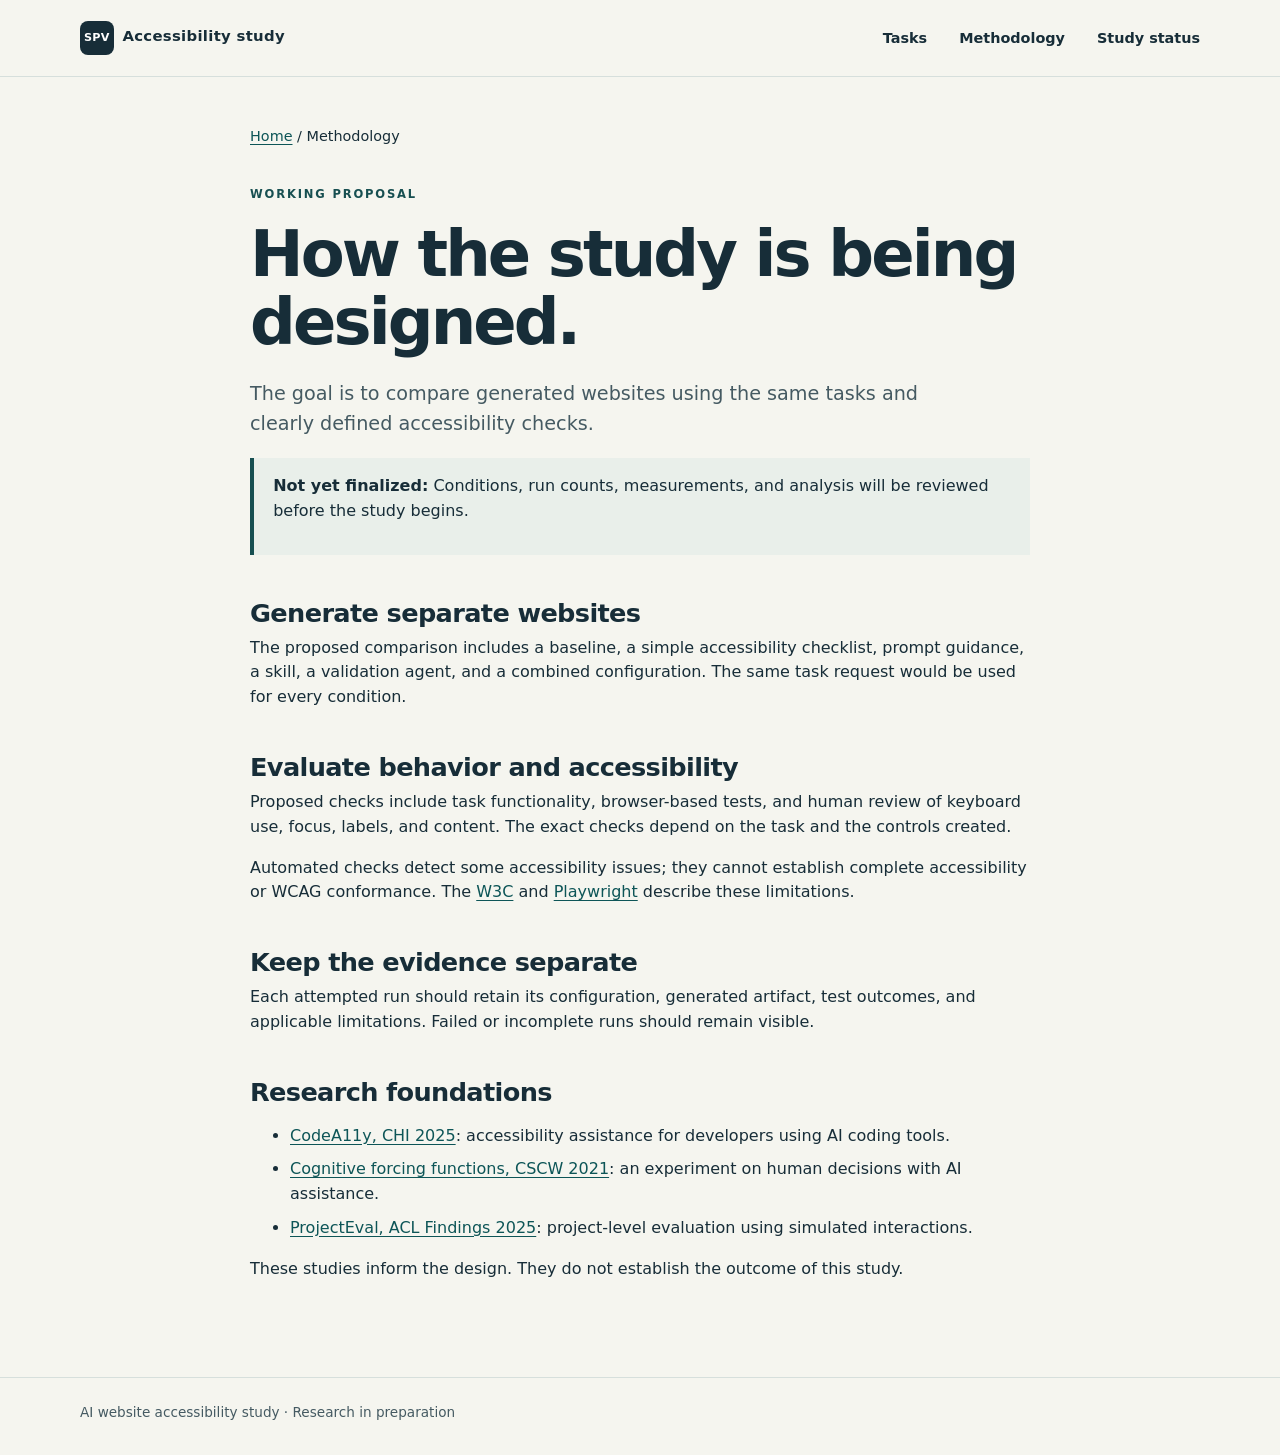
<file: docs/methodology.html>
<!doctype html>
<html lang="en">
<head>
  <meta charset="utf-8">
  <meta name="viewport" content="width=device-width, initial-scale=1">
  <meta name="description" content="The proposed method for evaluating generated websites.">
  <title>Methodology | AI accessibility study</title>
  <link rel="stylesheet" href="assets/site.css">
</head>
<body>
  <a class="skip" href="#main">Skip to main content</a>
  <header class="site-header">
    <div class="wrap header-inner">
      <a class="brand" href="index.html"><span aria-hidden="true">SPV</span>Accessibility study</a>
      <nav aria-label="Main navigation">
        <a href="index.html#tasks">Tasks</a>
        <a href="methodology.html">Methodology</a>
        <a href="index.html#status">Study status</a>
      </nav>
    </div>
  </header>
  <main id="main">
    <div class="wrap content">
      <p class="breadcrumb"><a href="index.html">Home</a> / Methodology</p>
      <p class="eyebrow">Working proposal</p>
      <h1>How the study is being designed.</h1>
      <p class="lede">The goal is to compare generated websites using the same tasks and clearly defined accessibility checks.</p>
      <div class="notice"><p><strong>Not yet finalized:</strong> Conditions, run counts, measurements, and analysis will be reviewed before the study begins.</p></div>
      <h2>Generate separate websites</h2>
      <p>The proposed comparison includes a baseline, a simple accessibility checklist, prompt guidance, a skill, a validation agent, and a combined configuration. The same task request would be used for every condition.</p>
      <h2>Evaluate behavior and accessibility</h2>
      <p>Proposed checks include task functionality, browser-based tests, and human review of keyboard use, focus, labels, and content. The exact checks depend on the task and the controls created.</p>
      <p>Automated checks detect some accessibility issues; they cannot establish complete accessibility or WCAG conformance. The <a href="https://www.w3.org/WAI/test-evaluate/tools/selecting/">W3C</a> and <a href="https://playwright.dev/docs/accessibility-testing">Playwright</a> describe these limitations.</p>
      <h2>Keep the evidence separate</h2>
      <p>Each attempted run should retain its configuration, generated artifact, test outcomes, and applicable limitations. Failed or incomplete runs should remain visible.</p>
      <h2>Research foundations</h2>
      <ul>
        <li><a href="https://doi.org/10.1145/3706598.3713335">CodeA11y, CHI 2025</a>: accessibility assistance for developers using AI coding tools.</li>
        <li><a href="https://doi.org/10.1145/3449287">Cognitive forcing functions, CSCW 2021</a>: an experiment on human decisions with AI assistance.</li>
        <li><a href="https://aclanthology.org/2025.findings-acl.1036/">ProjectEval, ACL Findings 2025</a>: project-level evaluation using simulated interactions.</li>
      </ul>
      <p>These studies inform the design. They do not establish the outcome of this study.</p>
    </div></main>
  <footer><div class="wrap">AI website accessibility study &middot; Research in preparation</div></footer>
</body>
</html>
</file>
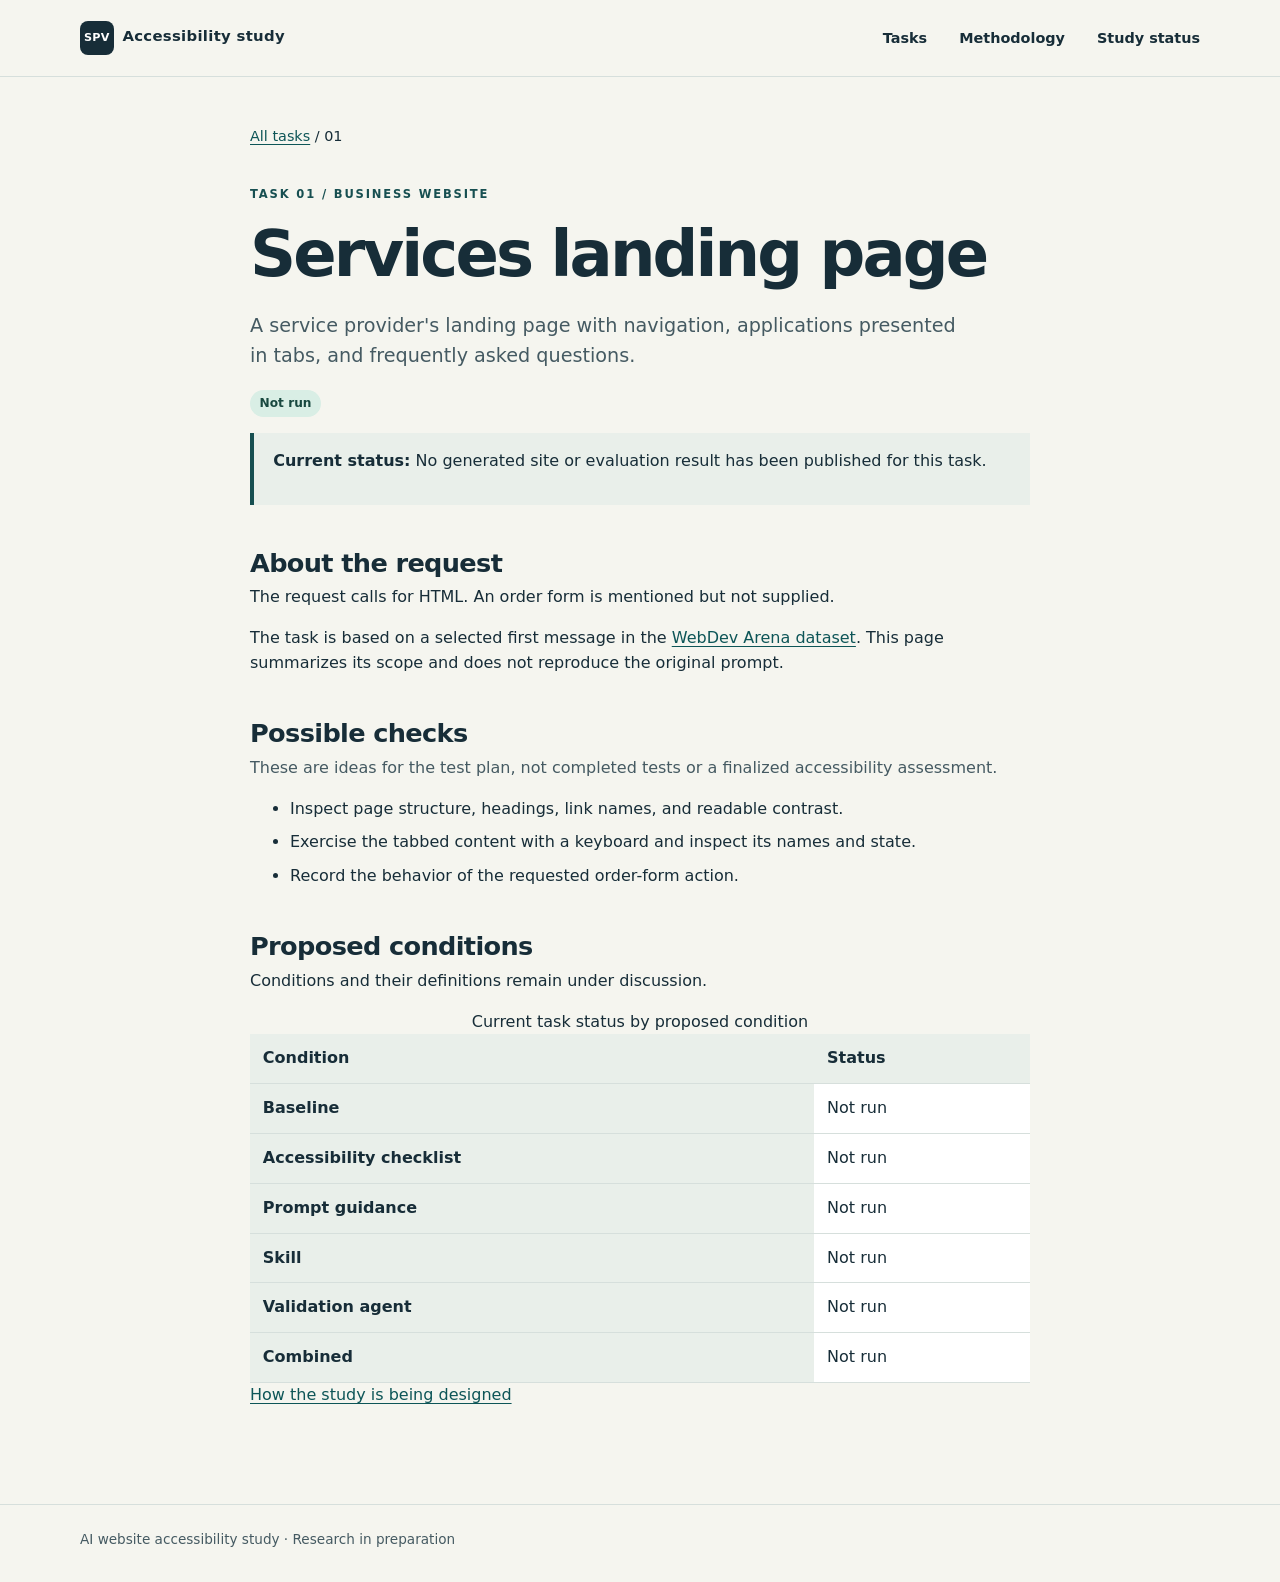
<file: docs/tasks/01-services.html>
<!doctype html>
<html lang="en">
<head>
  <meta charset="utf-8">
  <meta name="viewport" content="width=device-width, initial-scale=1">
  <meta name="description" content="A service provider&#x27;s landing page with navigation, applications presented in tabs, and frequently asked questions.">
  <title>Services landing page | AI accessibility study</title>
  <link rel="stylesheet" href="../assets/site.css">
</head>
<body>
  <a class="skip" href="#main">Skip to main content</a>
  <header class="site-header">
    <div class="wrap header-inner">
      <a class="brand" href="../index.html"><span aria-hidden="true">SPV</span>Accessibility study</a>
      <nav aria-label="Main navigation">
        <a href="../index.html#tasks">Tasks</a>
        <a href="../methodology.html">Methodology</a>
        <a href="../index.html#status">Study status</a>
      </nav>
    </div>
  </header>
  <main id="main">
    <div class="wrap content">
      <p class="breadcrumb"><a href="../index.html#tasks">All tasks</a> / 01</p>
      <p class="eyebrow">Task 01 / Business website</p>
      <h1>Services landing page</h1>
      <p class="lede">A service provider&#x27;s landing page with navigation, applications presented in tabs, and frequently asked questions.</p>
      <p><span class="status">Not run</span></p>
      <div class="notice"><p><strong>Current status:</strong> No generated site or evaluation result has been published for this task.</p></div>
      <h2>About the request</h2><p>The request calls for HTML. An order form is mentioned but not supplied.</p>
      <p>The task is based on a selected first message in the <a href="https://huggingface.co/datasets/lmarena-ai/webdev-arena-preference-10k">WebDev Arena dataset</a>. This page summarizes its scope and does not reproduce the original prompt.</p>
      <h2>Possible checks</h2><p class="muted">These are ideas for the test plan, not completed tests or a finalized accessibility assessment.</p>
      <ul><li>Inspect page structure, headings, link names, and readable contrast.</li><li>Exercise the tabbed content with a keyboard and inspect its names and state.</li><li>Record the behavior of the requested order-form action.</li></ul>
      <h2>Proposed conditions</h2><p>Conditions and their definitions remain under discussion.</p>
      <div class="table-wrap"><table><caption>Current task status by proposed condition</caption><thead><tr><th scope="col">Condition</th><th scope="col">Status</th></tr></thead><tbody><tr><th scope="row">Baseline</th><td>Not run</td></tr><tr><th scope="row">Accessibility checklist</th><td>Not run</td></tr><tr><th scope="row">Prompt guidance</th><td>Not run</td></tr><tr><th scope="row">Skill</th><td>Not run</td></tr><tr><th scope="row">Validation agent</th><td>Not run</td></tr><tr><th scope="row">Combined</th><td>Not run</td></tr></tbody></table></div>
      <p><a href="../methodology.html">How the study is being designed</a></p>
    </div></main>
  <footer><div class="wrap">AI website accessibility study &middot; Research in preparation</div></footer>
</body>
</html>
</file>
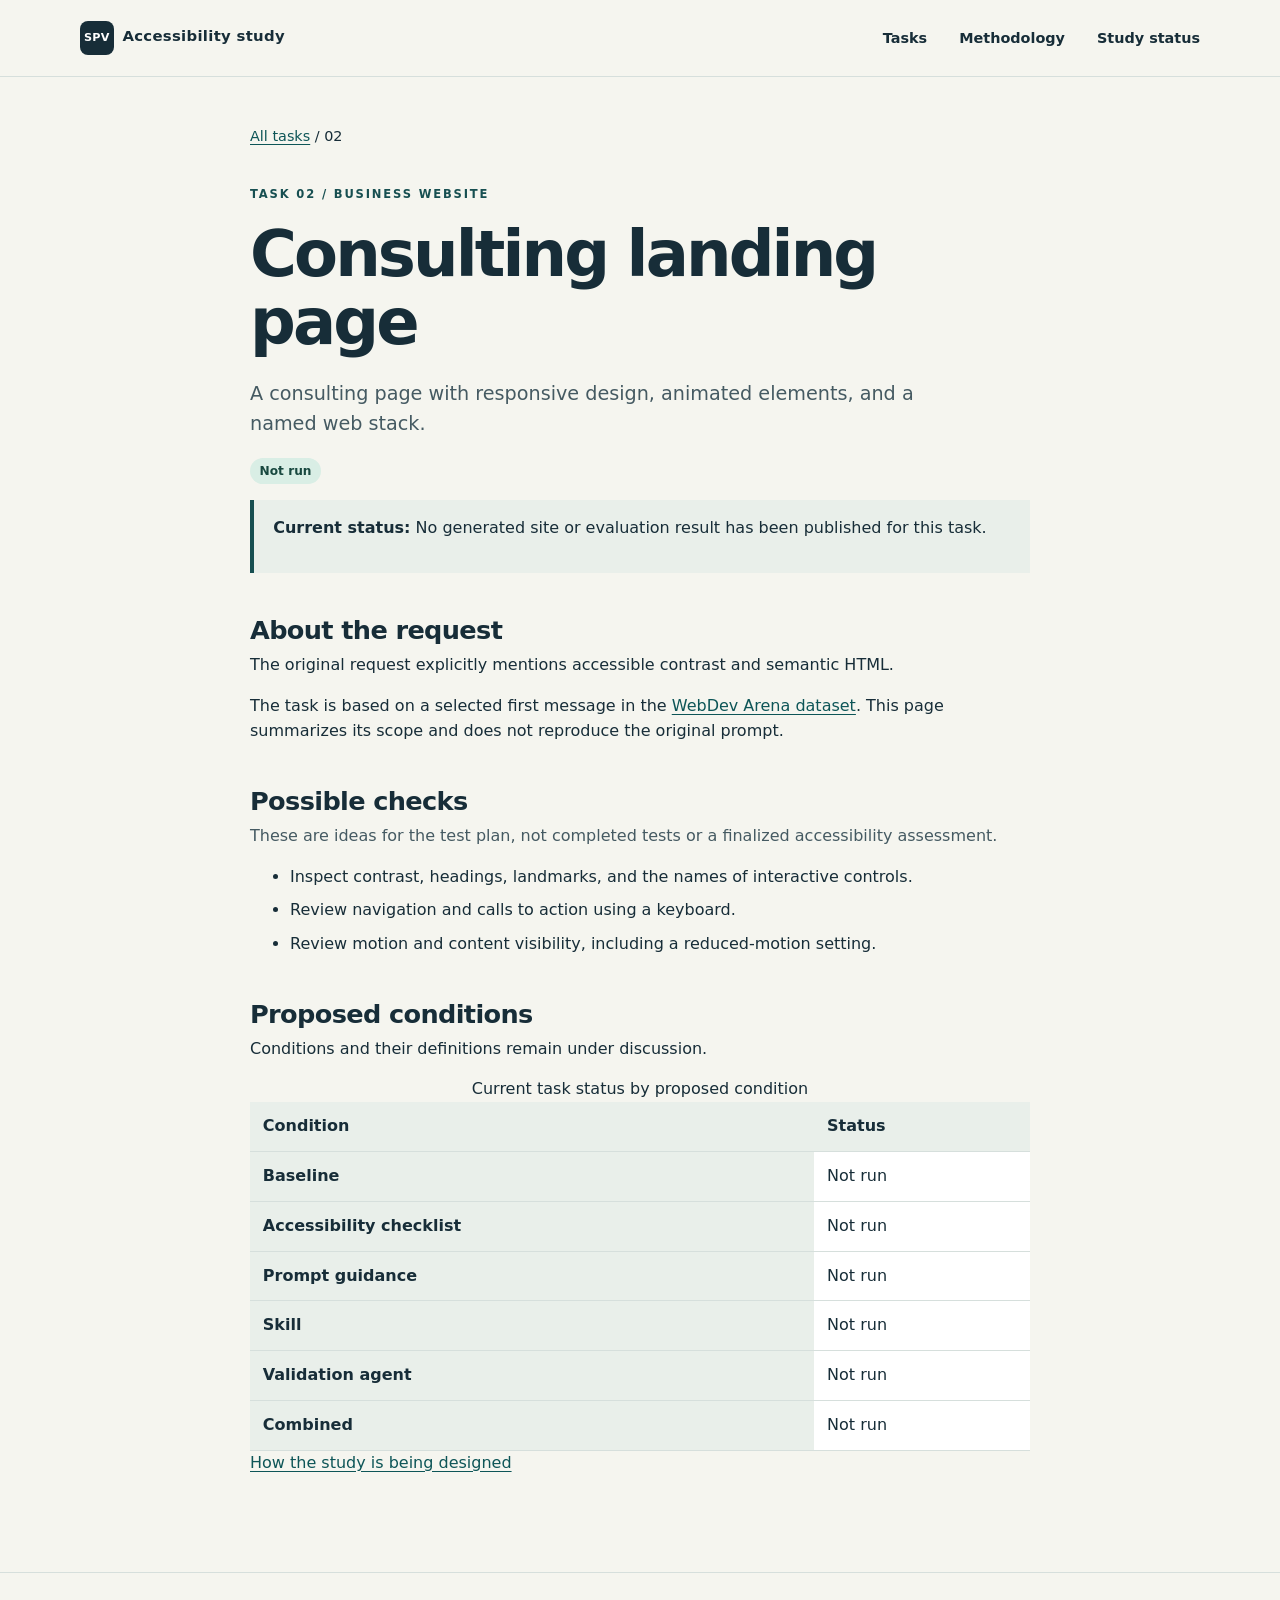
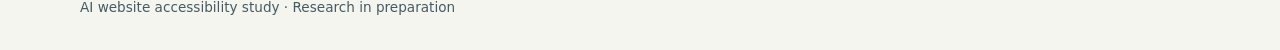
<file: docs/tasks/02-consulting.html>
<!doctype html>
<html lang="en">
<head>
  <meta charset="utf-8">
  <meta name="viewport" content="width=device-width, initial-scale=1">
  <meta name="description" content="A consulting page with responsive design, animated elements, and a named web stack.">
  <title>Consulting landing page | AI accessibility study</title>
  <link rel="stylesheet" href="../assets/site.css">
</head>
<body>
  <a class="skip" href="#main">Skip to main content</a>
  <header class="site-header">
    <div class="wrap header-inner">
      <a class="brand" href="../index.html"><span aria-hidden="true">SPV</span>Accessibility study</a>
      <nav aria-label="Main navigation">
        <a href="../index.html#tasks">Tasks</a>
        <a href="../methodology.html">Methodology</a>
        <a href="../index.html#status">Study status</a>
      </nav>
    </div>
  </header>
  <main id="main">
    <div class="wrap content">
      <p class="breadcrumb"><a href="../index.html#tasks">All tasks</a> / 02</p>
      <p class="eyebrow">Task 02 / Business website</p>
      <h1>Consulting landing page</h1>
      <p class="lede">A consulting page with responsive design, animated elements, and a named web stack.</p>
      <p><span class="status">Not run</span></p>
      <div class="notice"><p><strong>Current status:</strong> No generated site or evaluation result has been published for this task.</p></div>
      <h2>About the request</h2><p>The original request explicitly mentions accessible contrast and semantic HTML.</p>
      <p>The task is based on a selected first message in the <a href="https://huggingface.co/datasets/lmarena-ai/webdev-arena-preference-10k">WebDev Arena dataset</a>. This page summarizes its scope and does not reproduce the original prompt.</p>
      <h2>Possible checks</h2><p class="muted">These are ideas for the test plan, not completed tests or a finalized accessibility assessment.</p>
      <ul><li>Inspect contrast, headings, landmarks, and the names of interactive controls.</li><li>Review navigation and calls to action using a keyboard.</li><li>Review motion and content visibility, including a reduced-motion setting.</li></ul>
      <h2>Proposed conditions</h2><p>Conditions and their definitions remain under discussion.</p>
      <div class="table-wrap"><table><caption>Current task status by proposed condition</caption><thead><tr><th scope="col">Condition</th><th scope="col">Status</th></tr></thead><tbody><tr><th scope="row">Baseline</th><td>Not run</td></tr><tr><th scope="row">Accessibility checklist</th><td>Not run</td></tr><tr><th scope="row">Prompt guidance</th><td>Not run</td></tr><tr><th scope="row">Skill</th><td>Not run</td></tr><tr><th scope="row">Validation agent</th><td>Not run</td></tr><tr><th scope="row">Combined</th><td>Not run</td></tr></tbody></table></div>
      <p><a href="../methodology.html">How the study is being designed</a></p>
    </div></main>
  <footer><div class="wrap">AI website accessibility study &middot; Research in preparation</div></footer>
</body>
</html>
</file>
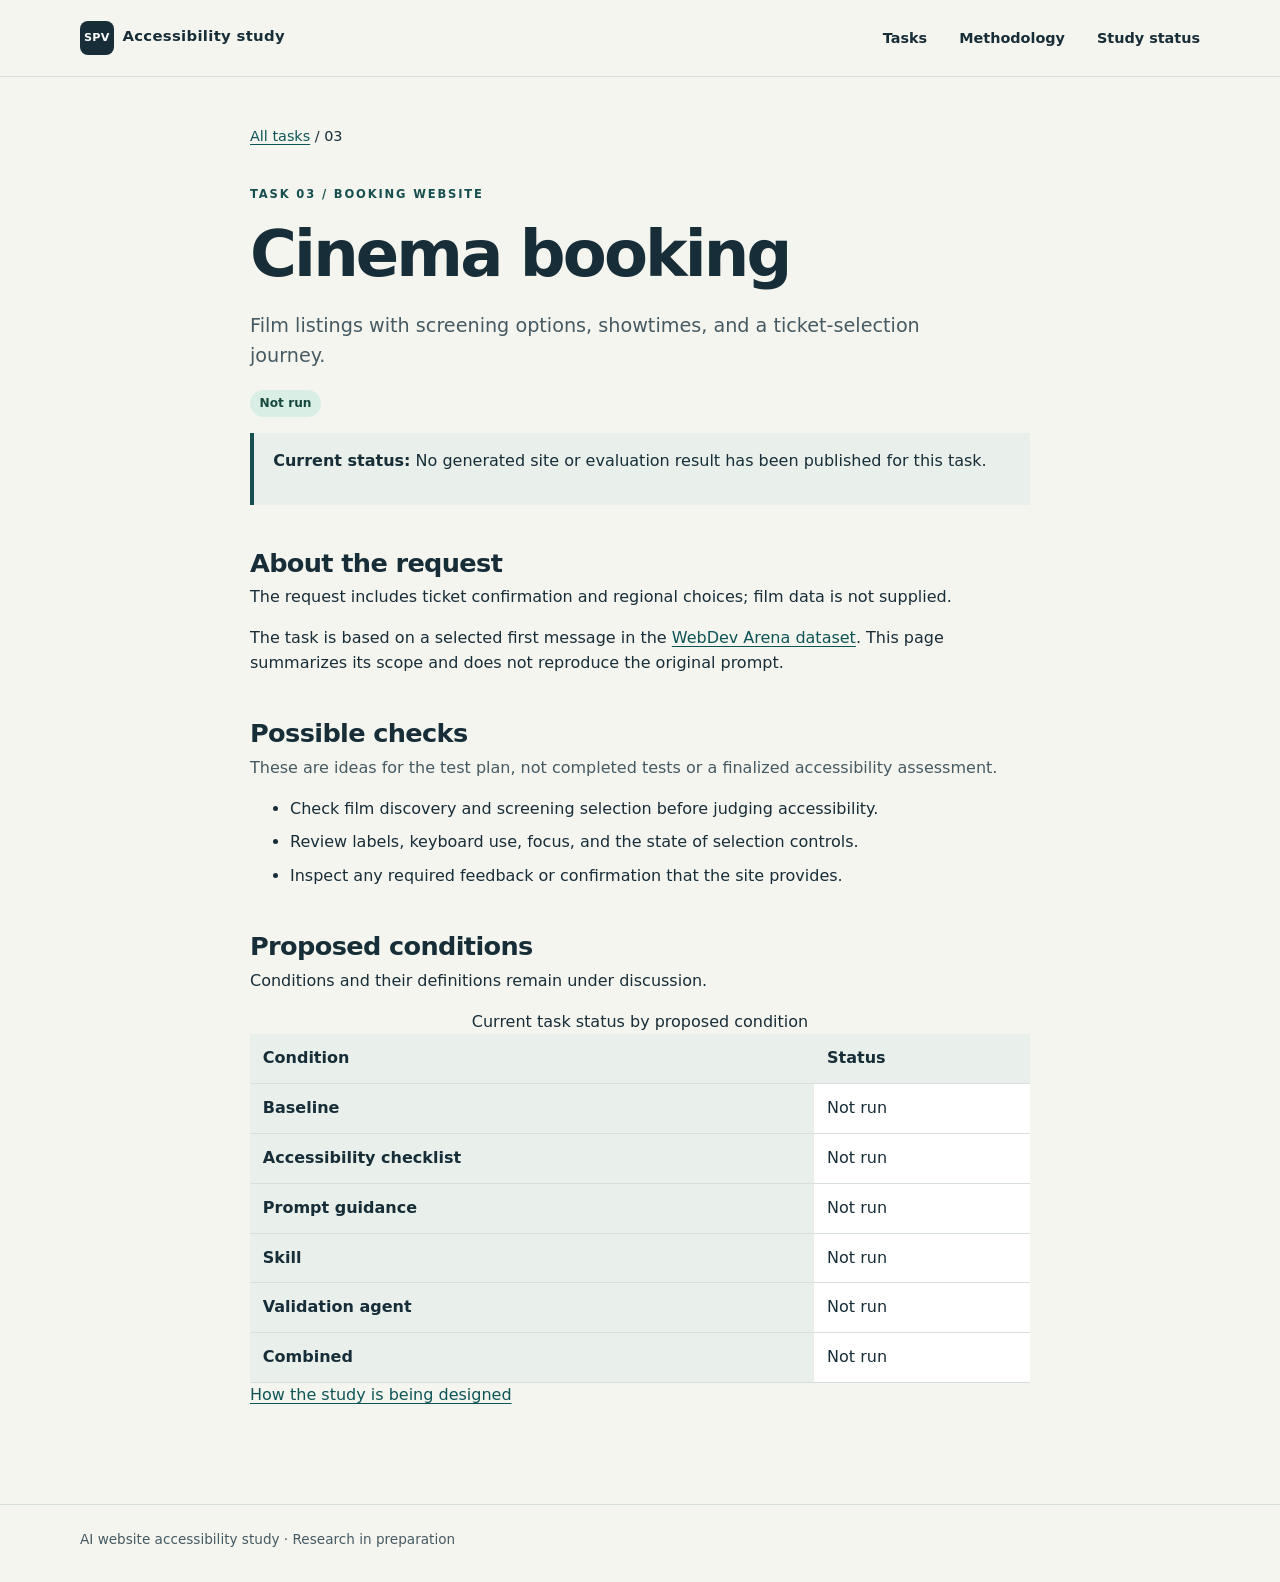
<file: docs/tasks/03-cinema.html>
<!doctype html>
<html lang="en">
<head>
  <meta charset="utf-8">
  <meta name="viewport" content="width=device-width, initial-scale=1">
  <meta name="description" content="Film listings with screening options, showtimes, and a ticket-selection journey.">
  <title>Cinema booking | AI accessibility study</title>
  <link rel="stylesheet" href="../assets/site.css">
</head>
<body>
  <a class="skip" href="#main">Skip to main content</a>
  <header class="site-header">
    <div class="wrap header-inner">
      <a class="brand" href="../index.html"><span aria-hidden="true">SPV</span>Accessibility study</a>
      <nav aria-label="Main navigation">
        <a href="../index.html#tasks">Tasks</a>
        <a href="../methodology.html">Methodology</a>
        <a href="../index.html#status">Study status</a>
      </nav>
    </div>
  </header>
  <main id="main">
    <div class="wrap content">
      <p class="breadcrumb"><a href="../index.html#tasks">All tasks</a> / 03</p>
      <p class="eyebrow">Task 03 / Booking website</p>
      <h1>Cinema booking</h1>
      <p class="lede">Film listings with screening options, showtimes, and a ticket-selection journey.</p>
      <p><span class="status">Not run</span></p>
      <div class="notice"><p><strong>Current status:</strong> No generated site or evaluation result has been published for this task.</p></div>
      <h2>About the request</h2><p>The request includes ticket confirmation and regional choices; film data is not supplied.</p>
      <p>The task is based on a selected first message in the <a href="https://huggingface.co/datasets/lmarena-ai/webdev-arena-preference-10k">WebDev Arena dataset</a>. This page summarizes its scope and does not reproduce the original prompt.</p>
      <h2>Possible checks</h2><p class="muted">These are ideas for the test plan, not completed tests or a finalized accessibility assessment.</p>
      <ul><li>Check film discovery and screening selection before judging accessibility.</li><li>Review labels, keyboard use, focus, and the state of selection controls.</li><li>Inspect any required feedback or confirmation that the site provides.</li></ul>
      <h2>Proposed conditions</h2><p>Conditions and their definitions remain under discussion.</p>
      <div class="table-wrap"><table><caption>Current task status by proposed condition</caption><thead><tr><th scope="col">Condition</th><th scope="col">Status</th></tr></thead><tbody><tr><th scope="row">Baseline</th><td>Not run</td></tr><tr><th scope="row">Accessibility checklist</th><td>Not run</td></tr><tr><th scope="row">Prompt guidance</th><td>Not run</td></tr><tr><th scope="row">Skill</th><td>Not run</td></tr><tr><th scope="row">Validation agent</th><td>Not run</td></tr><tr><th scope="row">Combined</th><td>Not run</td></tr></tbody></table></div>
      <p><a href="../methodology.html">How the study is being designed</a></p>
    </div></main>
  <footer><div class="wrap">AI website accessibility study &middot; Research in preparation</div></footer>
</body>
</html>
</file>
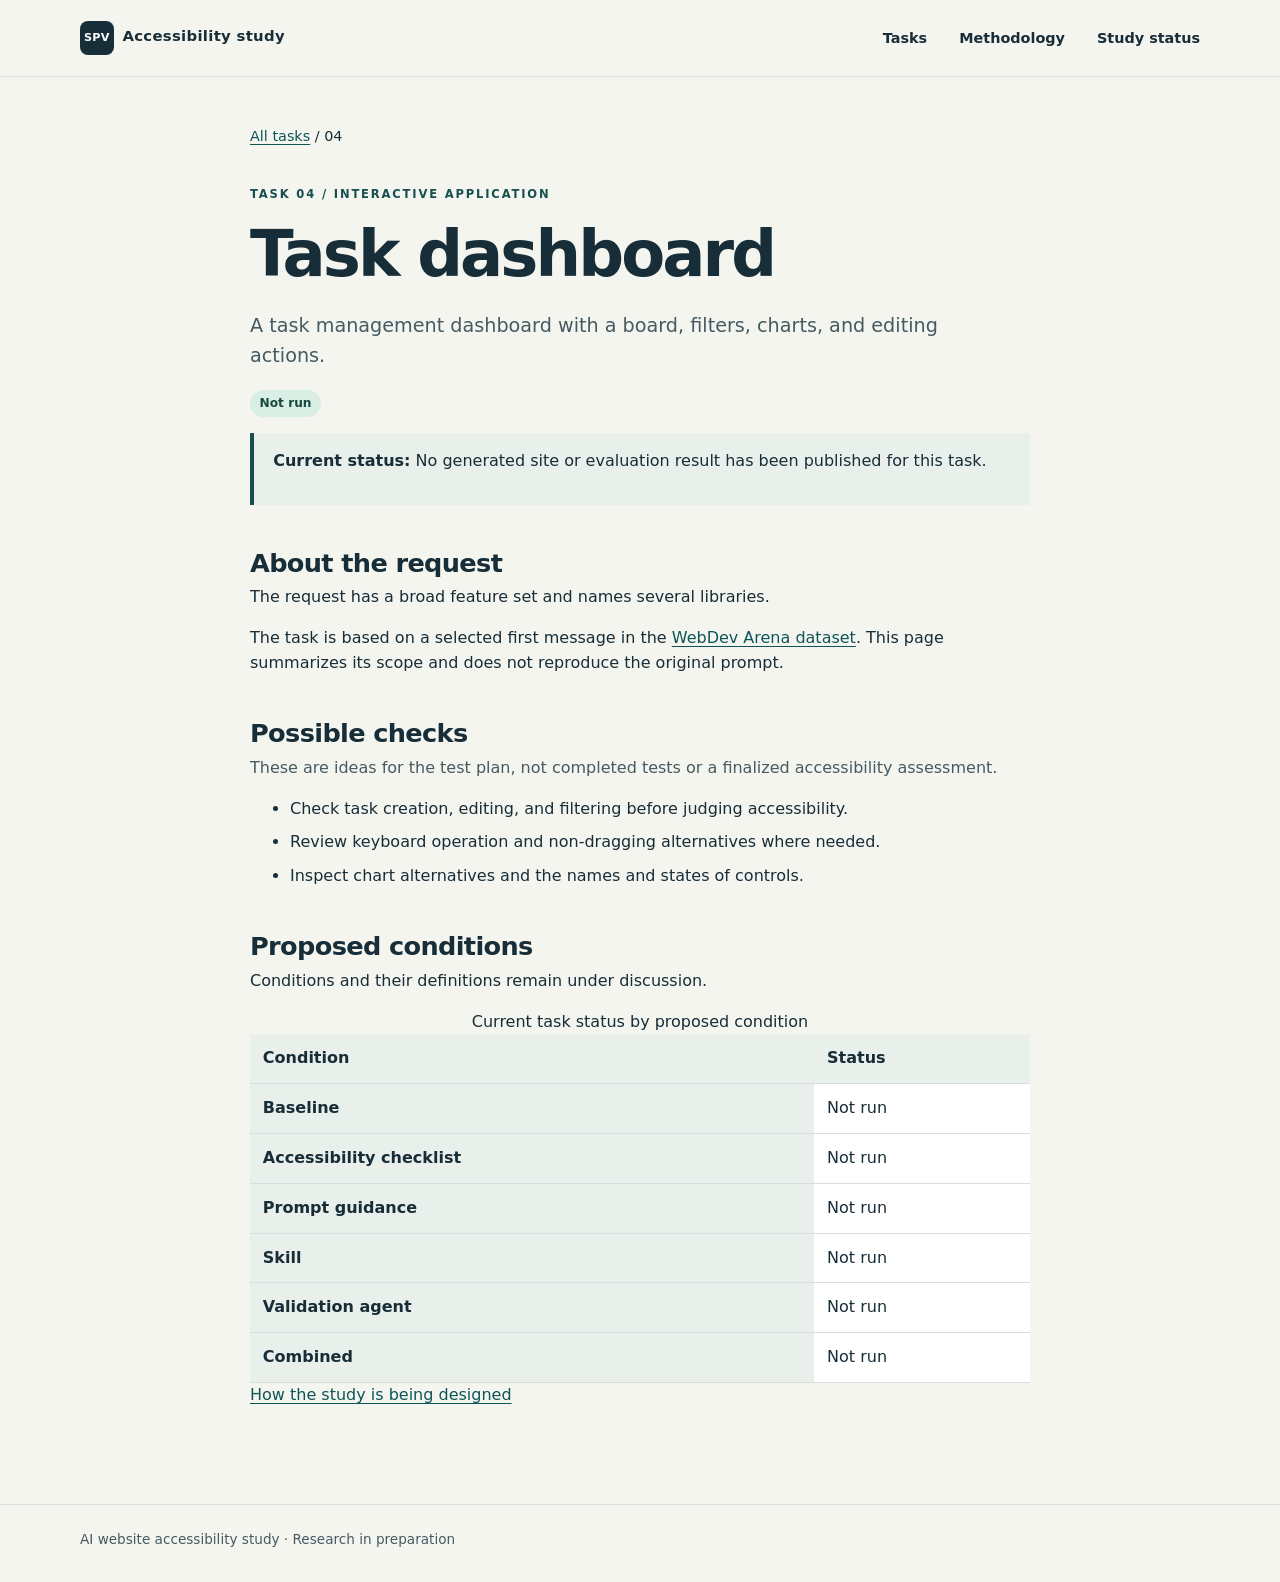
<file: docs/tasks/04-dashboard.html>
<!doctype html>
<html lang="en">
<head>
  <meta charset="utf-8">
  <meta name="viewport" content="width=device-width, initial-scale=1">
  <meta name="description" content="A task management dashboard with a board, filters, charts, and editing actions.">
  <title>Task dashboard | AI accessibility study</title>
  <link rel="stylesheet" href="../assets/site.css">
</head>
<body>
  <a class="skip" href="#main">Skip to main content</a>
  <header class="site-header">
    <div class="wrap header-inner">
      <a class="brand" href="../index.html"><span aria-hidden="true">SPV</span>Accessibility study</a>
      <nav aria-label="Main navigation">
        <a href="../index.html#tasks">Tasks</a>
        <a href="../methodology.html">Methodology</a>
        <a href="../index.html#status">Study status</a>
      </nav>
    </div>
  </header>
  <main id="main">
    <div class="wrap content">
      <p class="breadcrumb"><a href="../index.html#tasks">All tasks</a> / 04</p>
      <p class="eyebrow">Task 04 / Interactive application</p>
      <h1>Task dashboard</h1>
      <p class="lede">A task management dashboard with a board, filters, charts, and editing actions.</p>
      <p><span class="status">Not run</span></p>
      <div class="notice"><p><strong>Current status:</strong> No generated site or evaluation result has been published for this task.</p></div>
      <h2>About the request</h2><p>The request has a broad feature set and names several libraries.</p>
      <p>The task is based on a selected first message in the <a href="https://huggingface.co/datasets/lmarena-ai/webdev-arena-preference-10k">WebDev Arena dataset</a>. This page summarizes its scope and does not reproduce the original prompt.</p>
      <h2>Possible checks</h2><p class="muted">These are ideas for the test plan, not completed tests or a finalized accessibility assessment.</p>
      <ul><li>Check task creation, editing, and filtering before judging accessibility.</li><li>Review keyboard operation and non-dragging alternatives where needed.</li><li>Inspect chart alternatives and the names and states of controls.</li></ul>
      <h2>Proposed conditions</h2><p>Conditions and their definitions remain under discussion.</p>
      <div class="table-wrap"><table><caption>Current task status by proposed condition</caption><thead><tr><th scope="col">Condition</th><th scope="col">Status</th></tr></thead><tbody><tr><th scope="row">Baseline</th><td>Not run</td></tr><tr><th scope="row">Accessibility checklist</th><td>Not run</td></tr><tr><th scope="row">Prompt guidance</th><td>Not run</td></tr><tr><th scope="row">Skill</th><td>Not run</td></tr><tr><th scope="row">Validation agent</th><td>Not run</td></tr><tr><th scope="row">Combined</th><td>Not run</td></tr></tbody></table></div>
      <p><a href="../methodology.html">How the study is being designed</a></p>
    </div></main>
  <footer><div class="wrap">AI website accessibility study &middot; Research in preparation</div></footer>
</body>
</html>
</file>
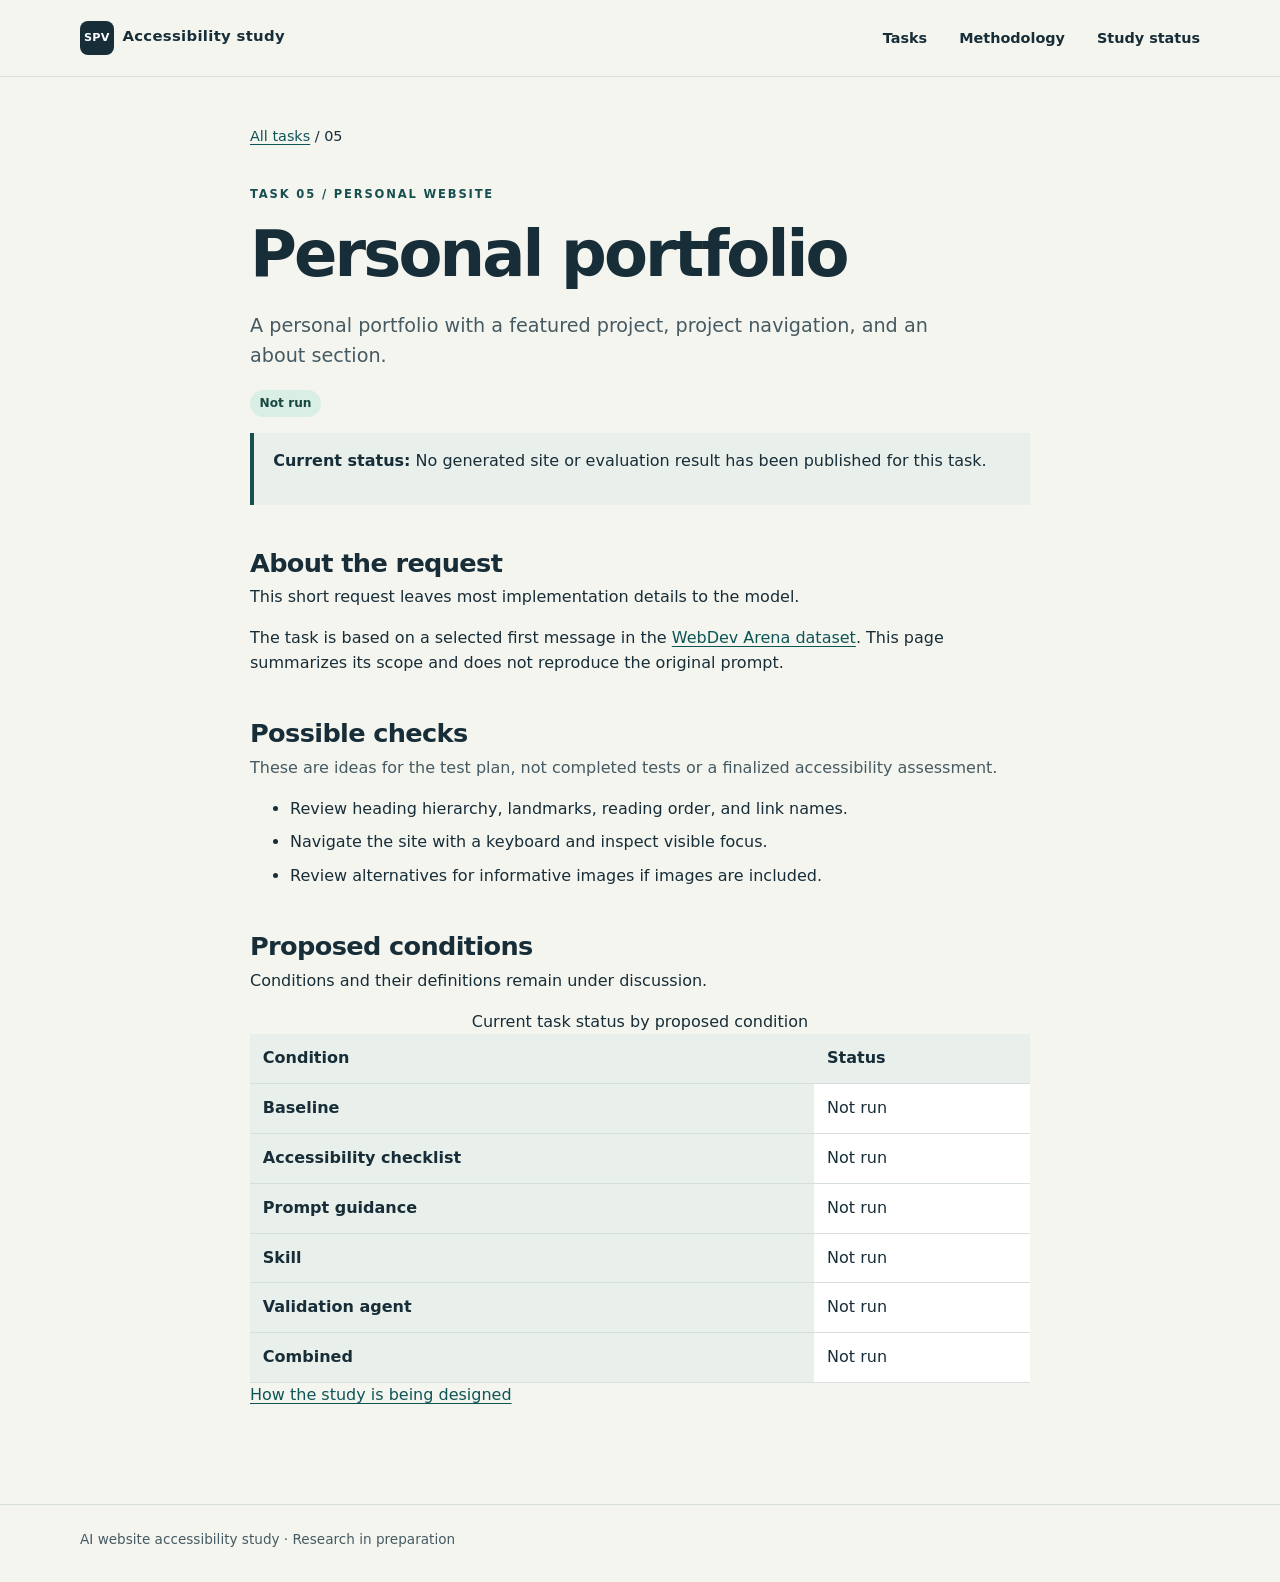
<file: docs/tasks/05-portfolio.html>
<!doctype html>
<html lang="en">
<head>
  <meta charset="utf-8">
  <meta name="viewport" content="width=device-width, initial-scale=1">
  <meta name="description" content="A personal portfolio with a featured project, project navigation, and an about section.">
  <title>Personal portfolio | AI accessibility study</title>
  <link rel="stylesheet" href="../assets/site.css">
</head>
<body>
  <a class="skip" href="#main">Skip to main content</a>
  <header class="site-header">
    <div class="wrap header-inner">
      <a class="brand" href="../index.html"><span aria-hidden="true">SPV</span>Accessibility study</a>
      <nav aria-label="Main navigation">
        <a href="../index.html#tasks">Tasks</a>
        <a href="../methodology.html">Methodology</a>
        <a href="../index.html#status">Study status</a>
      </nav>
    </div>
  </header>
  <main id="main">
    <div class="wrap content">
      <p class="breadcrumb"><a href="../index.html#tasks">All tasks</a> / 05</p>
      <p class="eyebrow">Task 05 / Personal website</p>
      <h1>Personal portfolio</h1>
      <p class="lede">A personal portfolio with a featured project, project navigation, and an about section.</p>
      <p><span class="status">Not run</span></p>
      <div class="notice"><p><strong>Current status:</strong> No generated site or evaluation result has been published for this task.</p></div>
      <h2>About the request</h2><p>This short request leaves most implementation details to the model.</p>
      <p>The task is based on a selected first message in the <a href="https://huggingface.co/datasets/lmarena-ai/webdev-arena-preference-10k">WebDev Arena dataset</a>. This page summarizes its scope and does not reproduce the original prompt.</p>
      <h2>Possible checks</h2><p class="muted">These are ideas for the test plan, not completed tests or a finalized accessibility assessment.</p>
      <ul><li>Review heading hierarchy, landmarks, reading order, and link names.</li><li>Navigate the site with a keyboard and inspect visible focus.</li><li>Review alternatives for informative images if images are included.</li></ul>
      <h2>Proposed conditions</h2><p>Conditions and their definitions remain under discussion.</p>
      <div class="table-wrap"><table><caption>Current task status by proposed condition</caption><thead><tr><th scope="col">Condition</th><th scope="col">Status</th></tr></thead><tbody><tr><th scope="row">Baseline</th><td>Not run</td></tr><tr><th scope="row">Accessibility checklist</th><td>Not run</td></tr><tr><th scope="row">Prompt guidance</th><td>Not run</td></tr><tr><th scope="row">Skill</th><td>Not run</td></tr><tr><th scope="row">Validation agent</th><td>Not run</td></tr><tr><th scope="row">Combined</th><td>Not run</td></tr></tbody></table></div>
      <p><a href="../methodology.html">How the study is being designed</a></p>
    </div></main>
  <footer><div class="wrap">AI website accessibility study &middot; Research in preparation</div></footer>
</body>
</html>
</file>
<file: docs/assets/site.css>
:root {
  color-scheme: light;
  --ink: #172d38;
  --muted: #455a62;
  --paper: #f5f5ef;
  --card: #fff;
  --line: #d6dfdc;
  --accent: #174f51;
  --highlight: #d9eee5;
  --soft: #e9efea;
  font-family: system-ui, -apple-system, BlinkMacSystemFont, "Segoe UI", sans-serif;
  line-height: 1.55;
}
* { box-sizing: border-box; }
html { scroll-behavior: smooth; }
body { margin: 0; background: var(--paper); color: var(--ink); }
a { color: #0d5557; text-underline-offset: .2em; }
a:hover { color: #073638; }
a:focus-visible, button:focus-visible { outline: 3px solid #116169; outline-offset: 4px; }
.skip { position: absolute; top: -10rem; left: 1rem; z-index: 2; padding: .6rem 1rem; background: white; }
.skip:focus { top: 1rem; }
.wrap { width: min(1120px, calc(100% - 2.5rem)); margin-inline: auto; }
.site-header { background: var(--paper); border-bottom: 1px solid var(--line); }
.header-inner { min-height: 76px; display: flex; gap: 1rem; align-items: center; justify-content: space-between; flex-wrap: wrap; padding-block: .8rem; }
.brand { color: var(--ink); text-decoration: none; font-size: .93rem; font-weight: 800; letter-spacing: .02em; }
.brand span { display: inline-grid; place-items: center; width: 2.1rem; height: 2.1rem; margin-right: .55rem; border-radius: .5rem; background: var(--ink); color: white; font-size: .7rem; }
nav { display: flex; gap: clamp(.9rem, 3vw, 2rem); flex-wrap: wrap; }
nav a { color: var(--ink); font-size: .9rem; font-weight: 650; text-decoration: none; }
nav a:hover { text-decoration: underline; }
.hero { padding: clamp(3.2rem, 7vw, 6.3rem) 0 3.6rem; }
.hero-layout { display: grid; grid-template-columns: minmax(0, 1.6fr) minmax(250px, .8fr); gap: clamp(2rem, 6vw, 5rem); align-items: end; }
.eyebrow { margin: 0 0 1.1rem; text-transform: uppercase; font-size: .72rem; font-weight: 800; letter-spacing: .16em; color: var(--accent); }
h1, h2, h3, p { margin-top: 0; }
h1 { max-width: 15ch; font-size: clamp(2.8rem, 6vw, 5.3rem); line-height: 1.06; letter-spacing: -.045em; margin-bottom: 1.4rem; }
.lede { max-width: 58ch; font-size: clamp(1.05rem, 1.8vw, 1.2rem); color: var(--muted); }
.button { display: inline-block; margin-top: .8rem; padding: .8rem 1.1rem; border-radius: .35rem; background: var(--ink); color: white; font-weight: 700; text-decoration: none; }
.button:hover { background: var(--accent); color: white; }
.hero-note { border-top: 2px solid var(--ink); padding-top: 1.1rem; }
.hero-note p { color: var(--muted); font-size: .95rem; }
.status { display: inline-block; padding: .23rem .6rem; border-radius: 2rem; background: var(--highlight); color: #18483f; font-size: .76rem; font-weight: 800; }
.section { padding: 3.5rem 0; }
.section + .section { border-top: 1px solid var(--line); }
.section-heading { display: flex; gap: 1.5rem; justify-content: space-between; align-items: end; flex-wrap: wrap; margin-bottom: 1.6rem; }
.section-heading p { max-width: 55ch; color: var(--muted); margin-bottom: .25rem; }
h2 { font-size: clamp(1.65rem, 3vw, 2.45rem); line-height: 1.16; letter-spacing: -.025em; margin-bottom: .45rem; }
h3 { font-size: 1.2rem; line-height: 1.25; }
.grid { display: grid; grid-template-columns: repeat(3, minmax(0, 1fr)); gap: 1rem; }
.card { display: flex; flex-direction: column; min-height: 250px; padding: 1.35rem; background: var(--card); border: 1px solid var(--line); border-radius: .45rem; }
.card-top { display: flex; justify-content: space-between; align-items: center; gap: .6rem; margin-bottom: 1.8rem; }
.number { color: var(--accent); font-size: .85rem; font-weight: 800; }
.category { color: var(--muted); font-size: .8rem; }
.card p { color: var(--muted); font-size: .95rem; }
.card a { margin-top: auto; font-weight: 700; }
.process { display: grid; grid-template-columns: repeat(3, minmax(0, 1fr)); gap: 1.5rem; }
.process > div { border-top: 2px solid var(--accent); padding-top: 1rem; }
.process p { color: var(--muted); }
.notice { background: var(--soft); border-left: 4px solid var(--accent); padding: 1rem 1.2rem; }
.content { max-width: 780px; padding: 3rem 0 5rem; }
.content h1 { max-width: 18ch; font-size: clamp(2.5rem, 5vw, 4.5rem); }
.content h2 { margin-top: 2.7rem; font-size: 1.6rem; }
.content li { margin-bottom: .55rem; }
.breadcrumb { font-size: .9rem; margin-bottom: 2.4rem; }
.muted { color: var(--muted); }
.table-wrap { overflow-x: auto; }
table { border-collapse: collapse; width: 100%; background: white; }
th, td { text-align: left; border-bottom: 1px solid var(--line); padding: .75rem .8rem; }
th { background: var(--soft); }
footer { border-top: 1px solid var(--line); padding: 1.5rem 0 2rem; color: var(--muted); font-size: .85rem; }
@media (max-width: 820px) { .grid { grid-template-columns: repeat(2, minmax(0, 1fr)); } .hero-layout { grid-template-columns: 1fr; } .hero-note { max-width: 35rem; } }
@media (max-width: 560px) { .grid, .process { grid-template-columns: 1fr; } .card { min-height: 220px; } nav { gap: .8rem; } .wrap { width: min(100% - 2rem, 1120px); } }
@media (prefers-reduced-motion: reduce) { html { scroll-behavior: auto; } }
</file>
